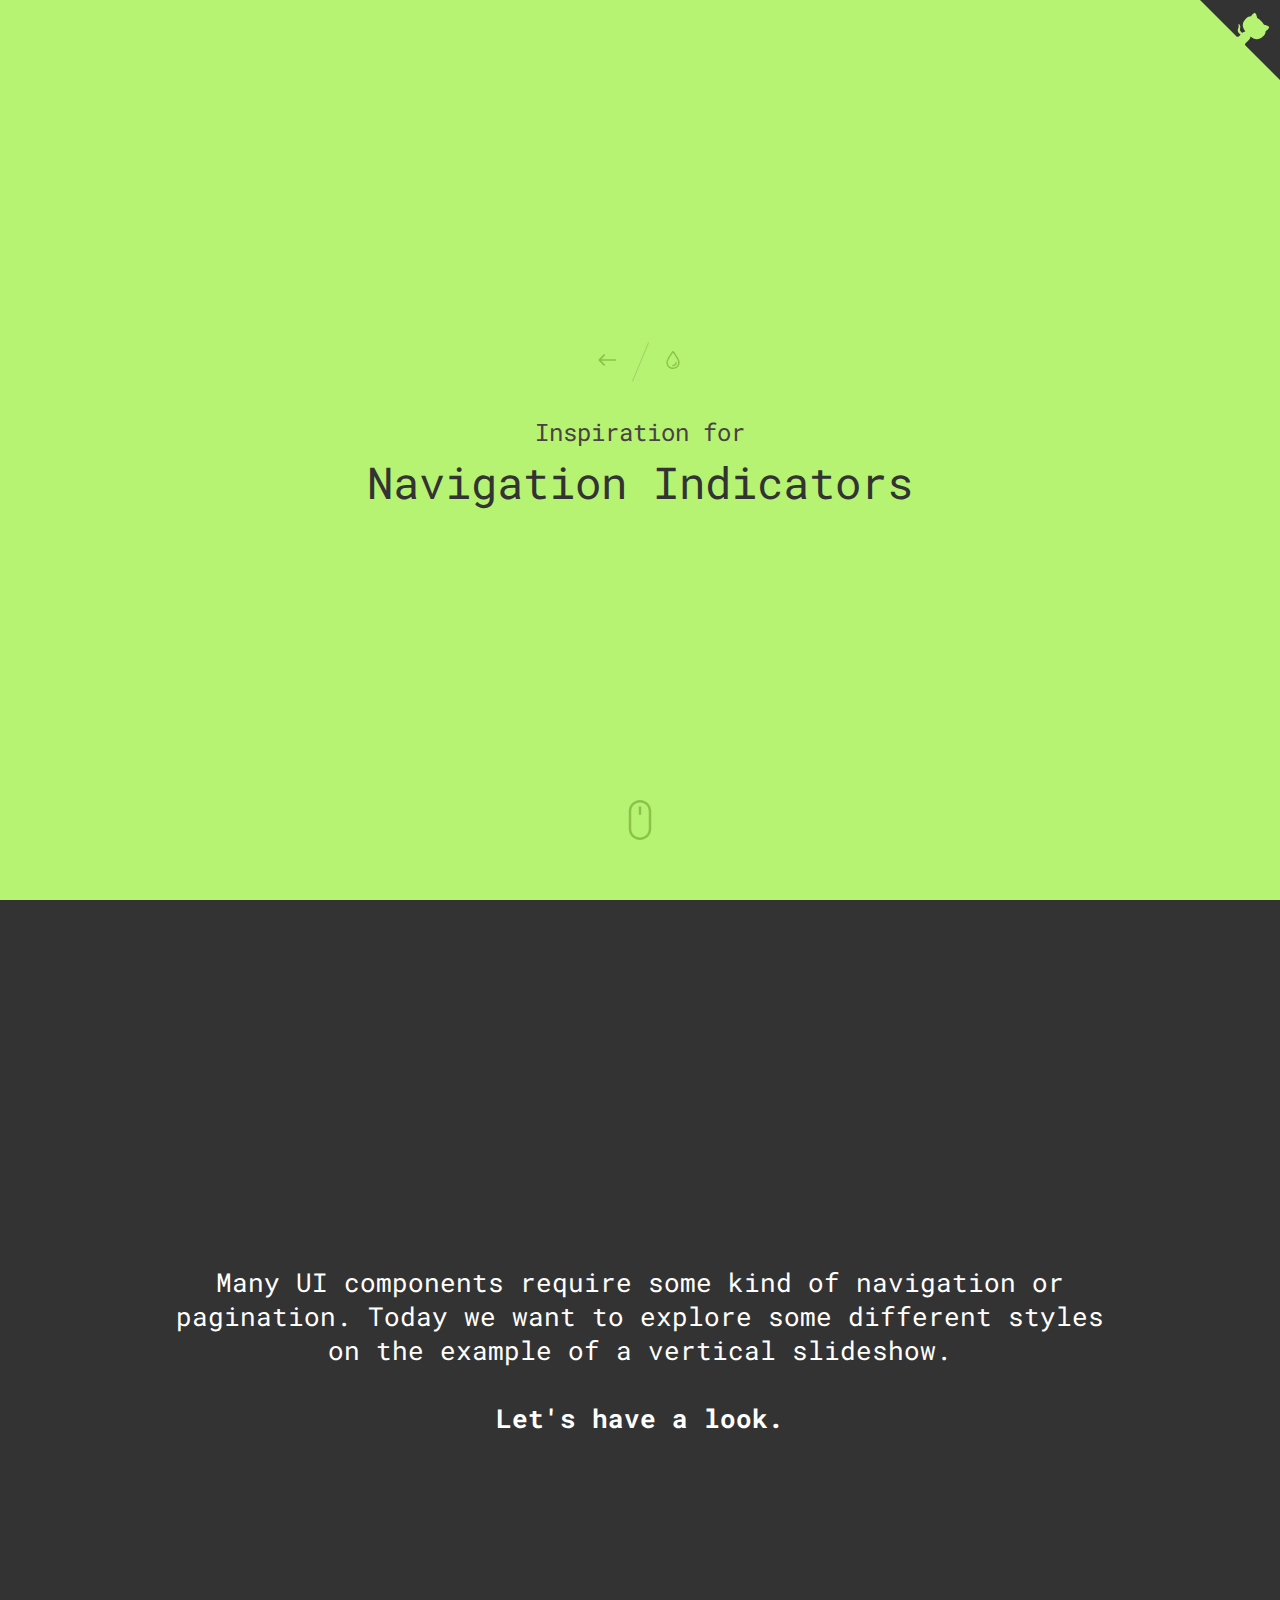
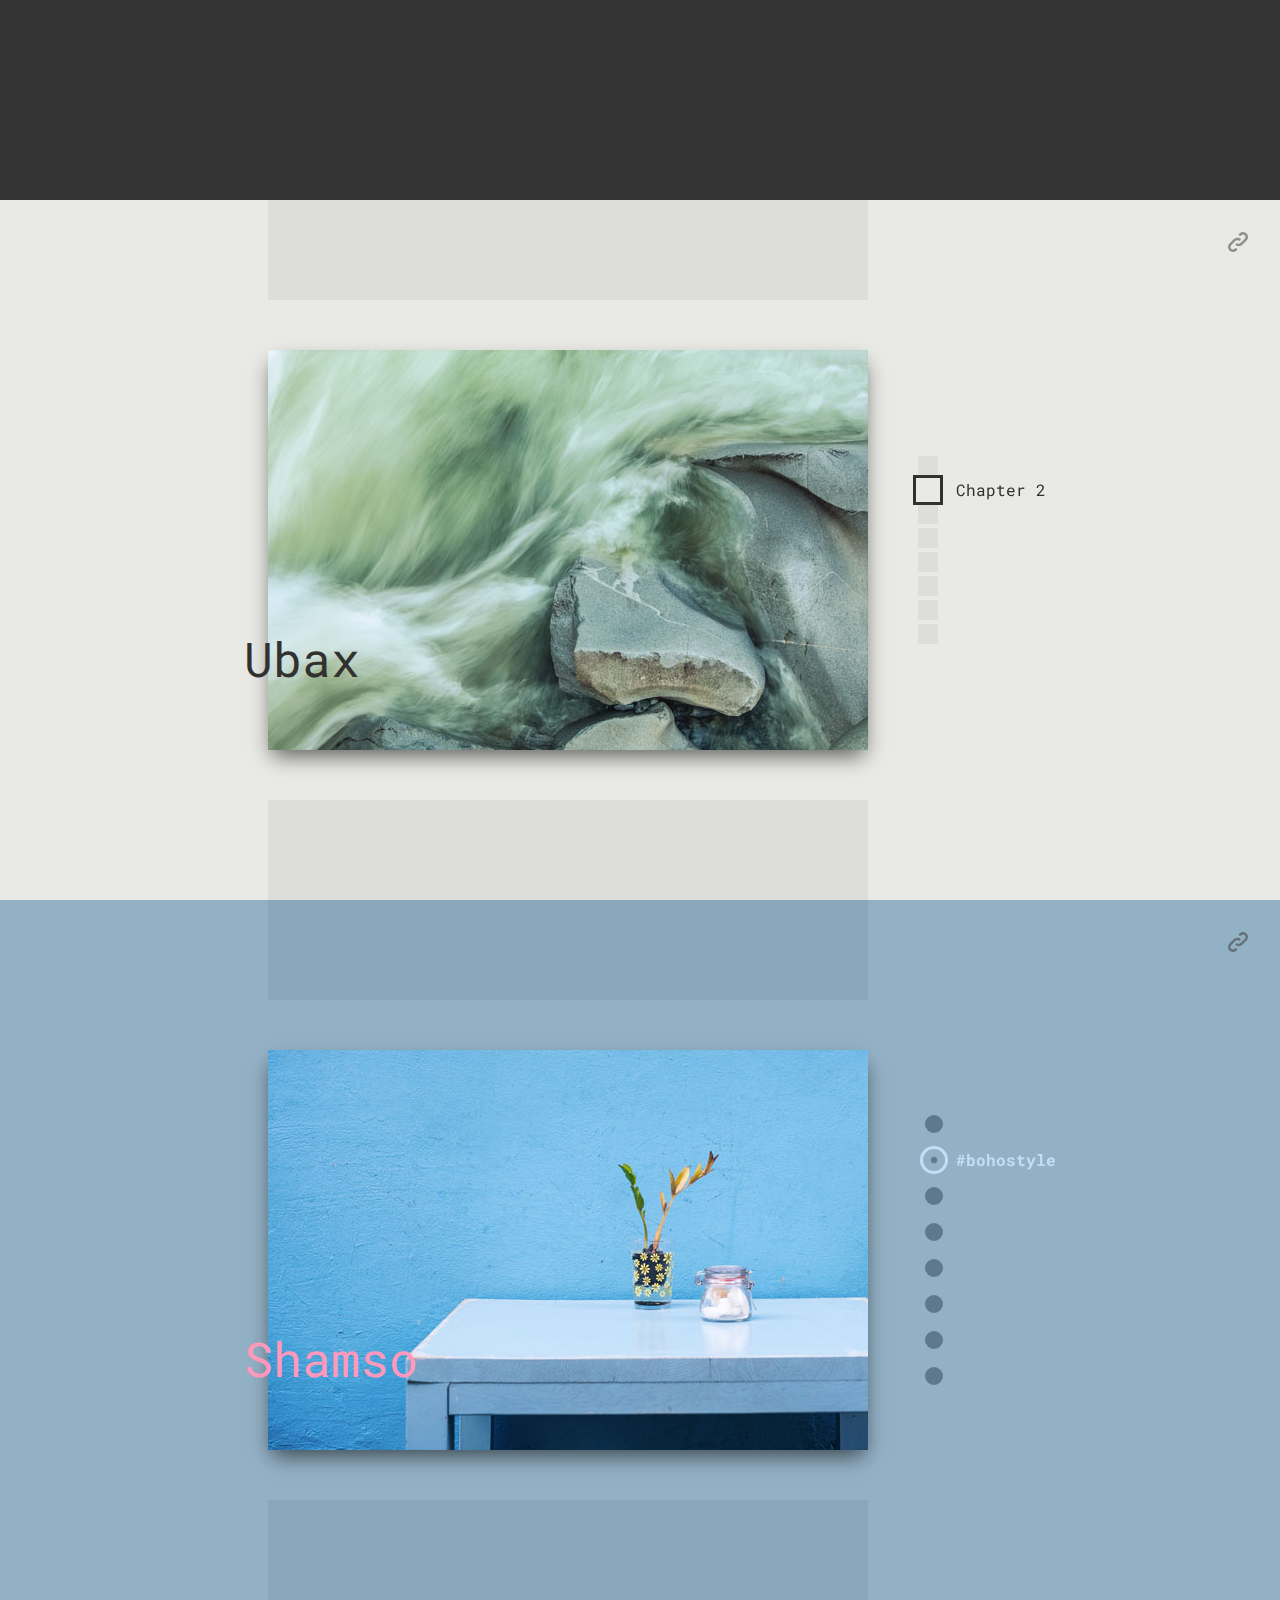
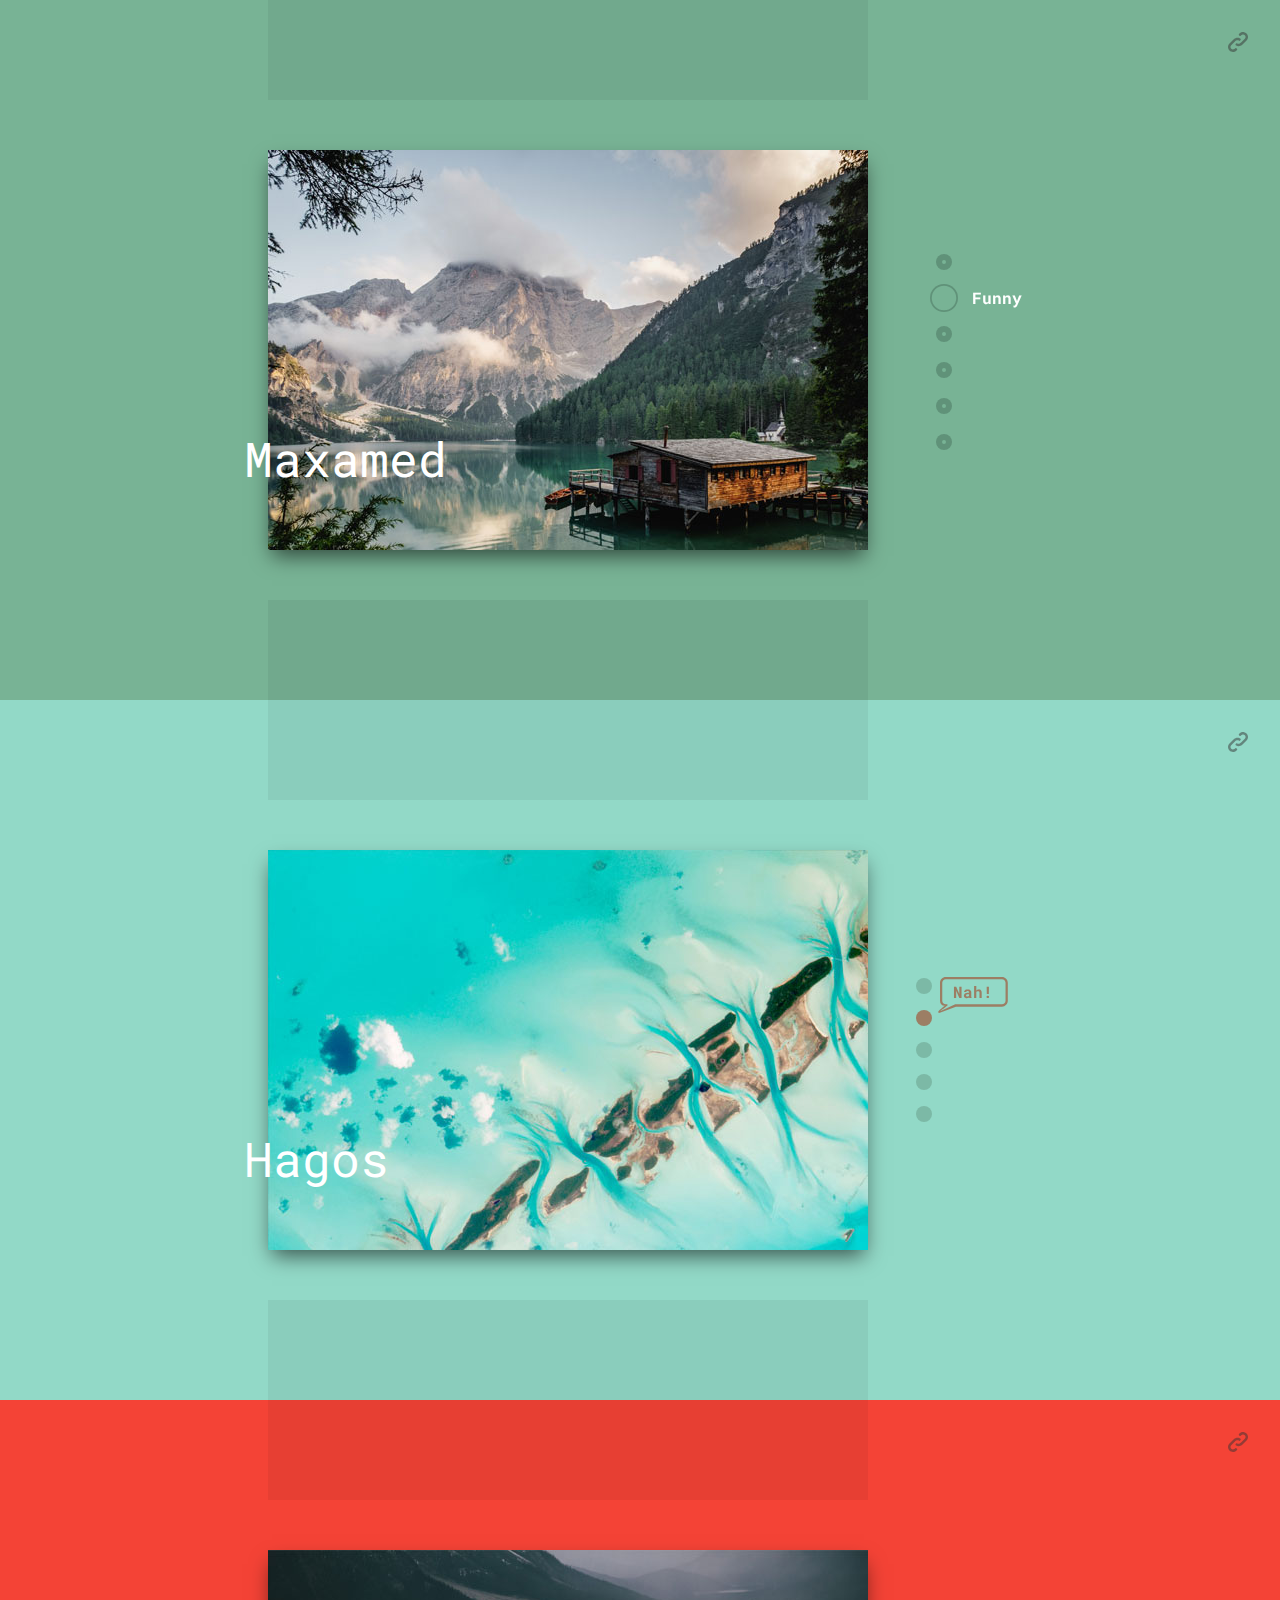
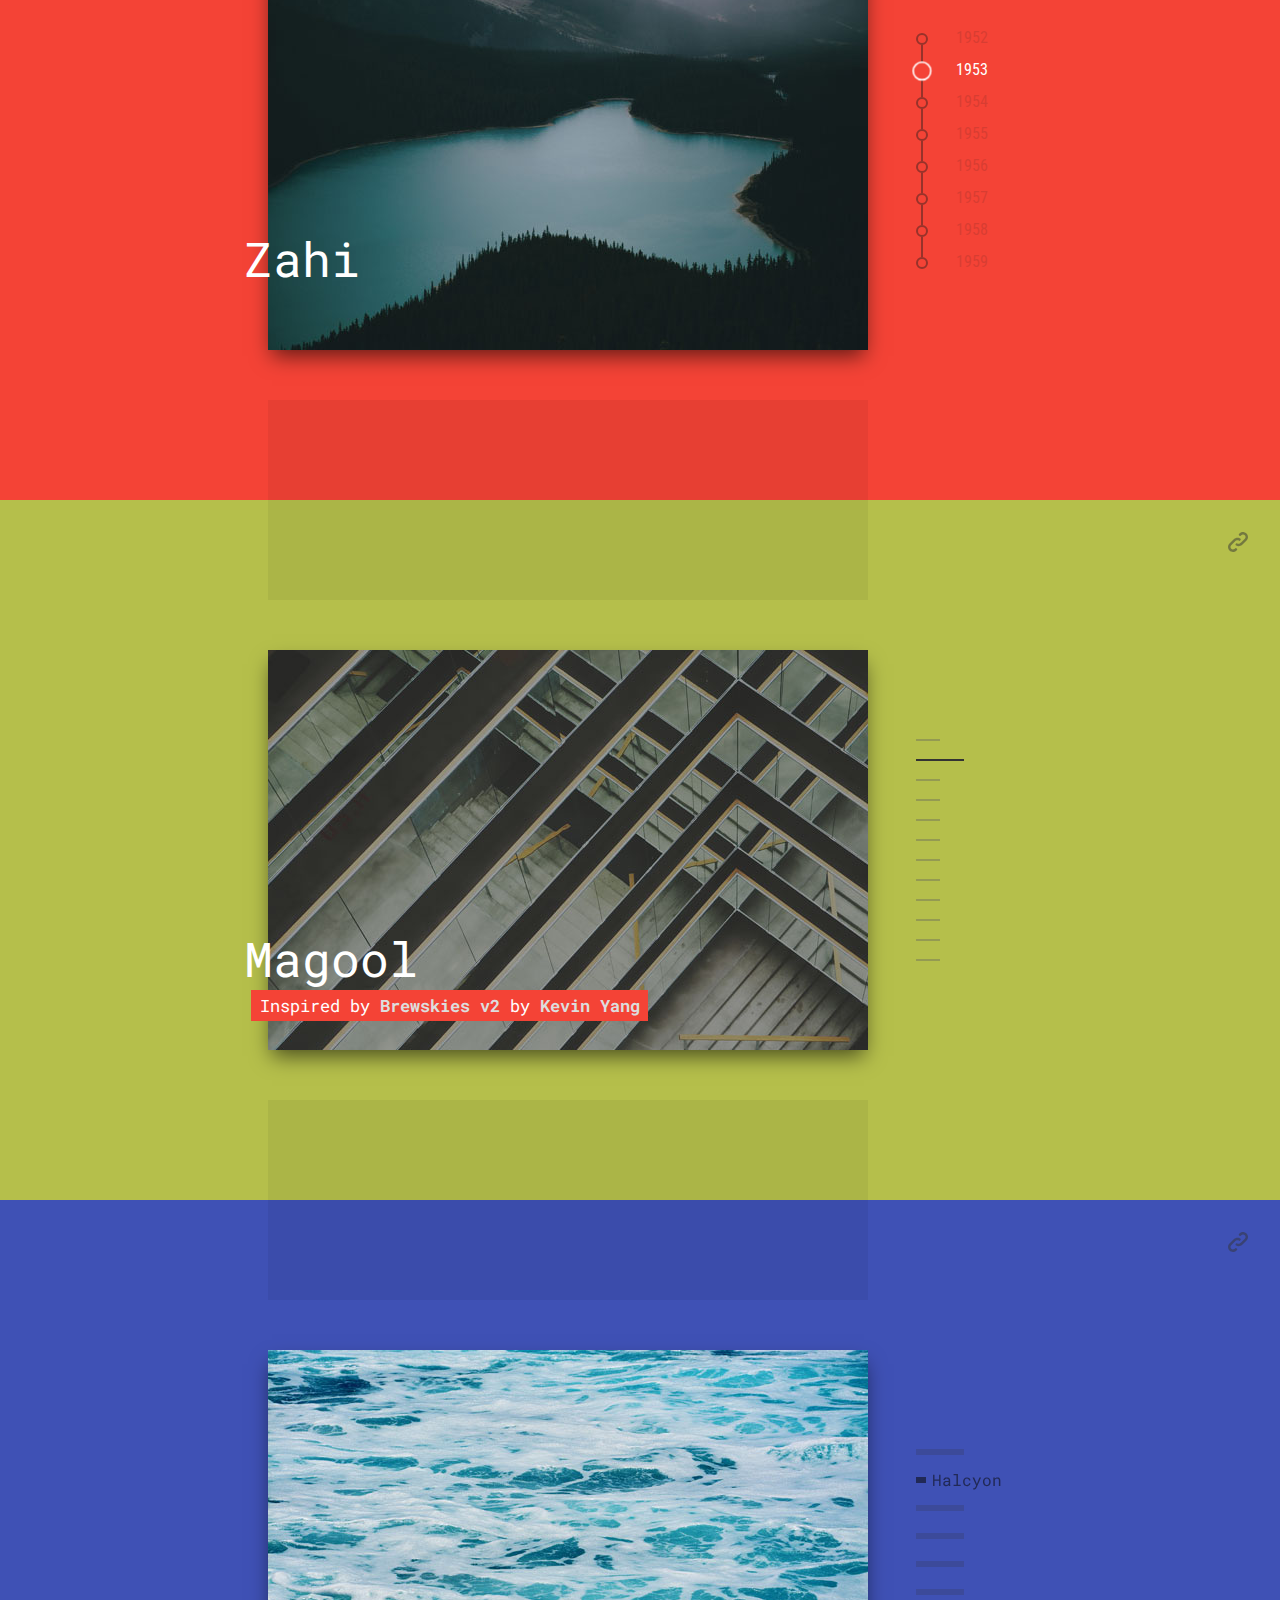
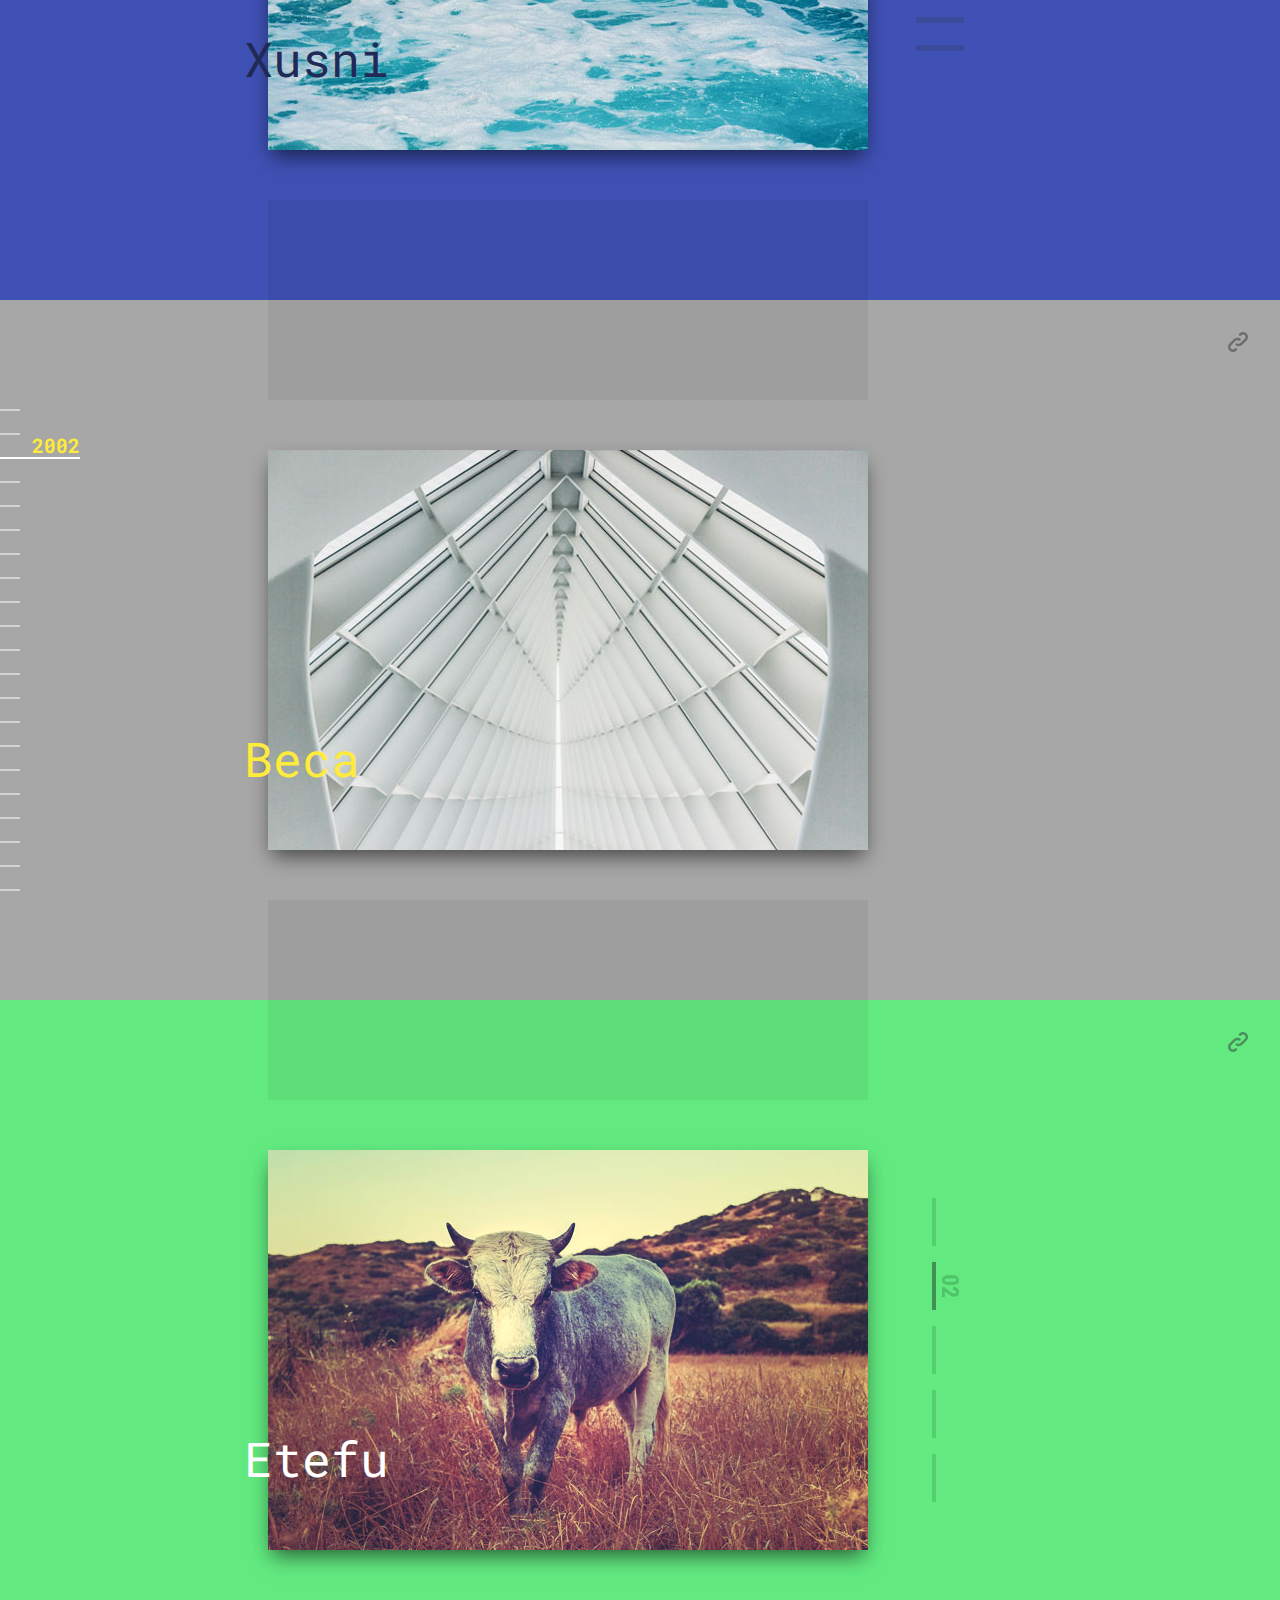
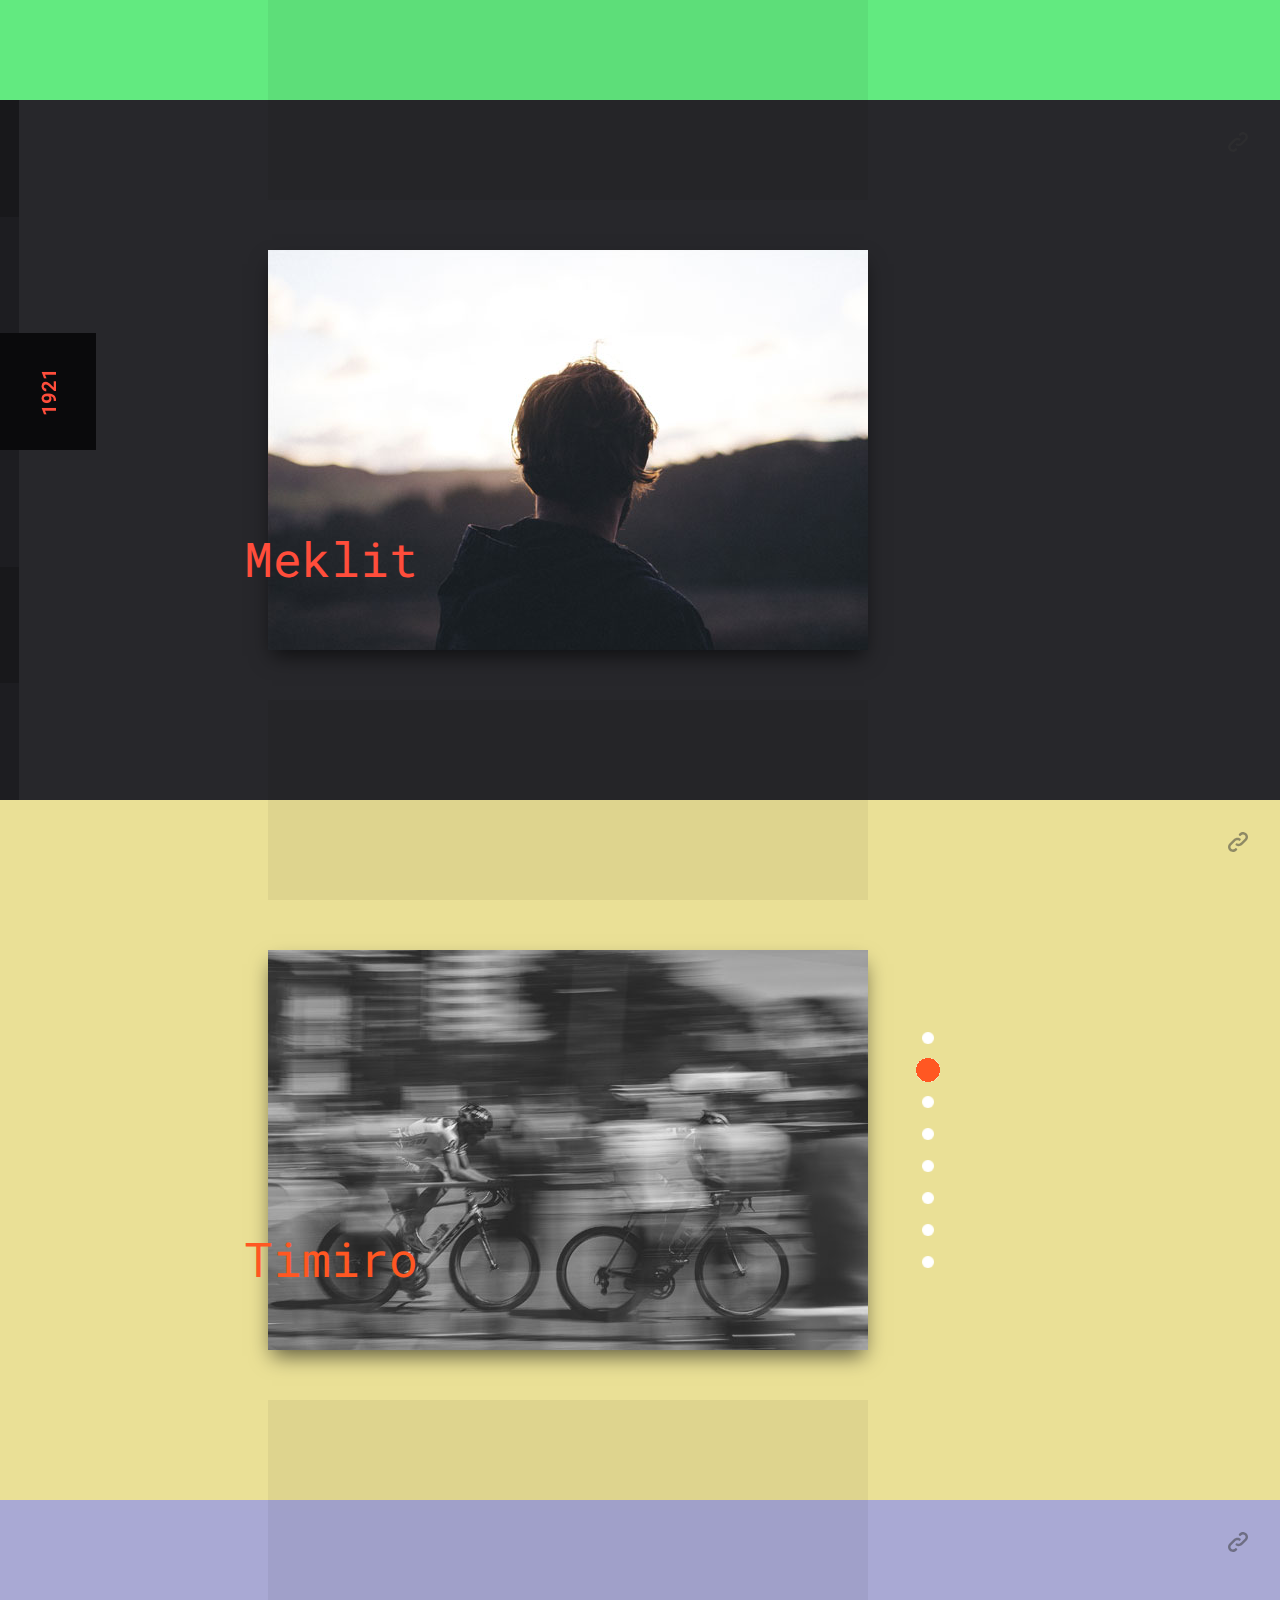
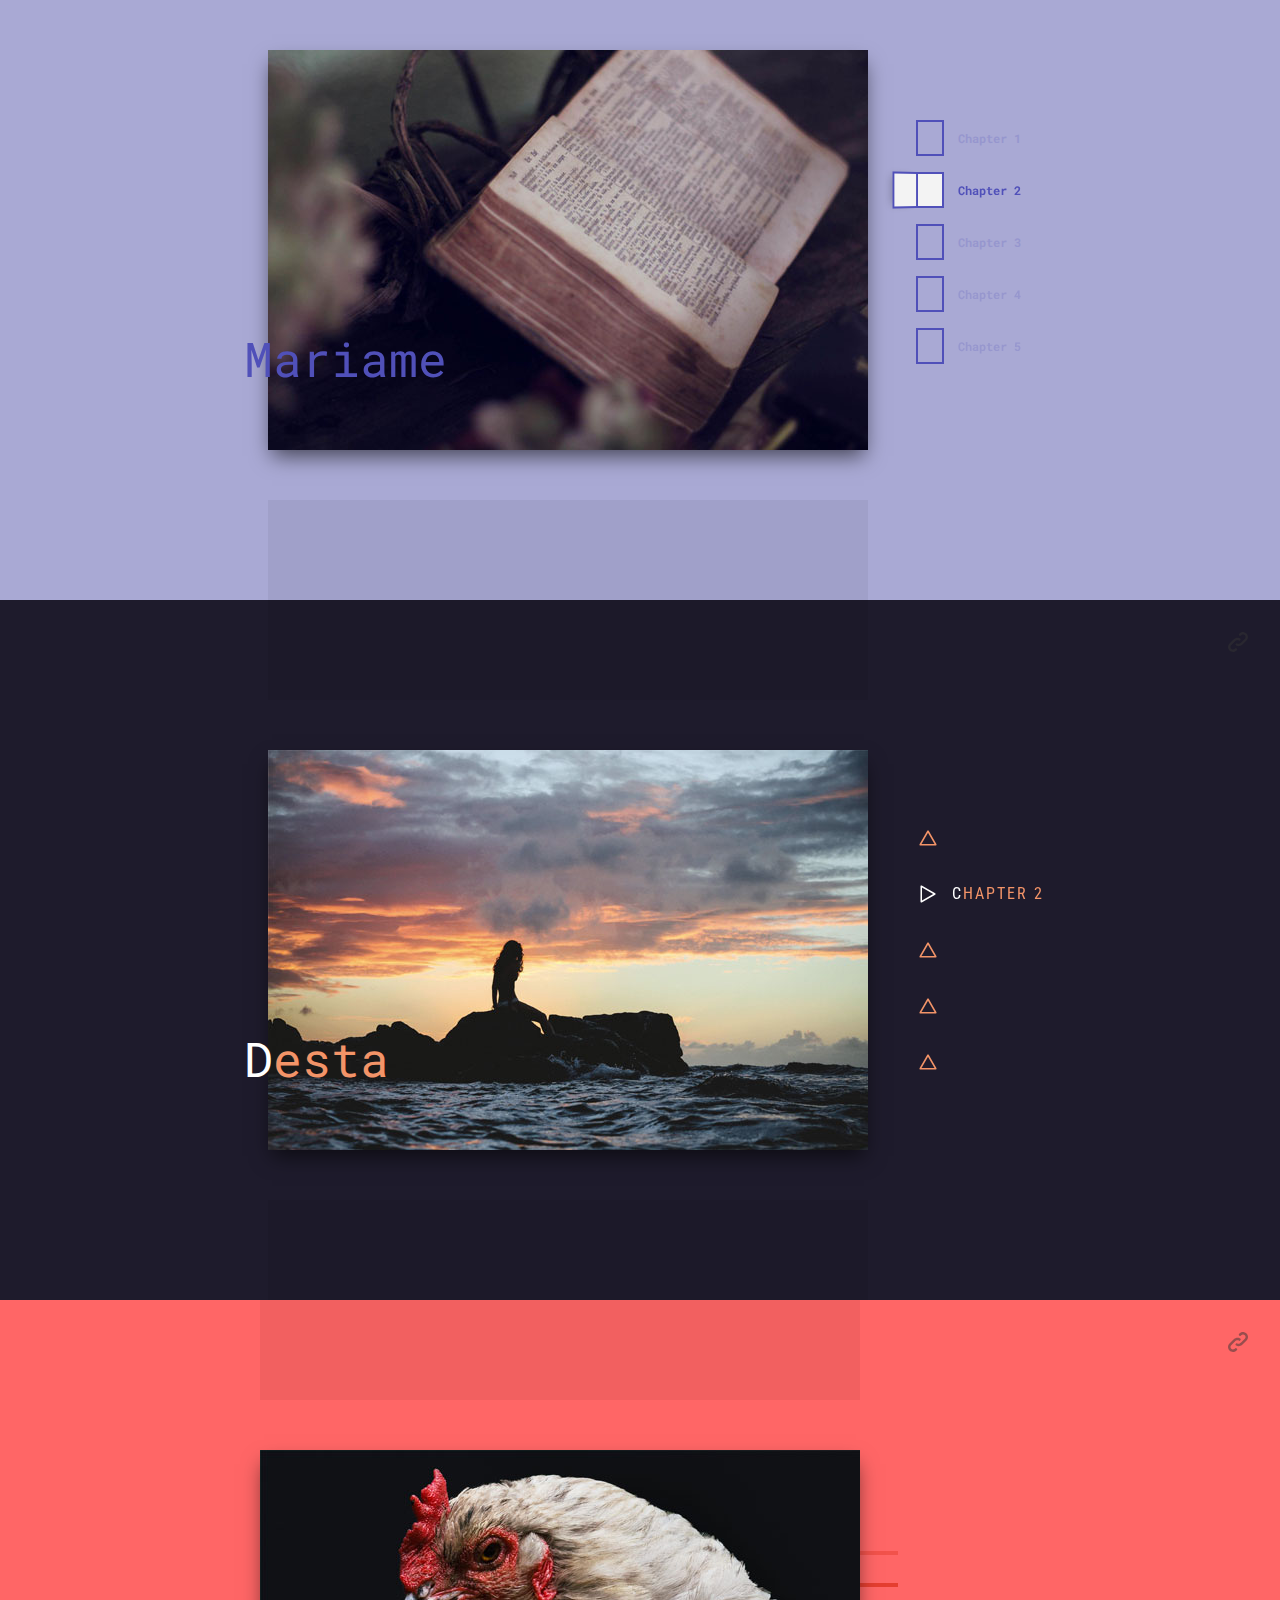
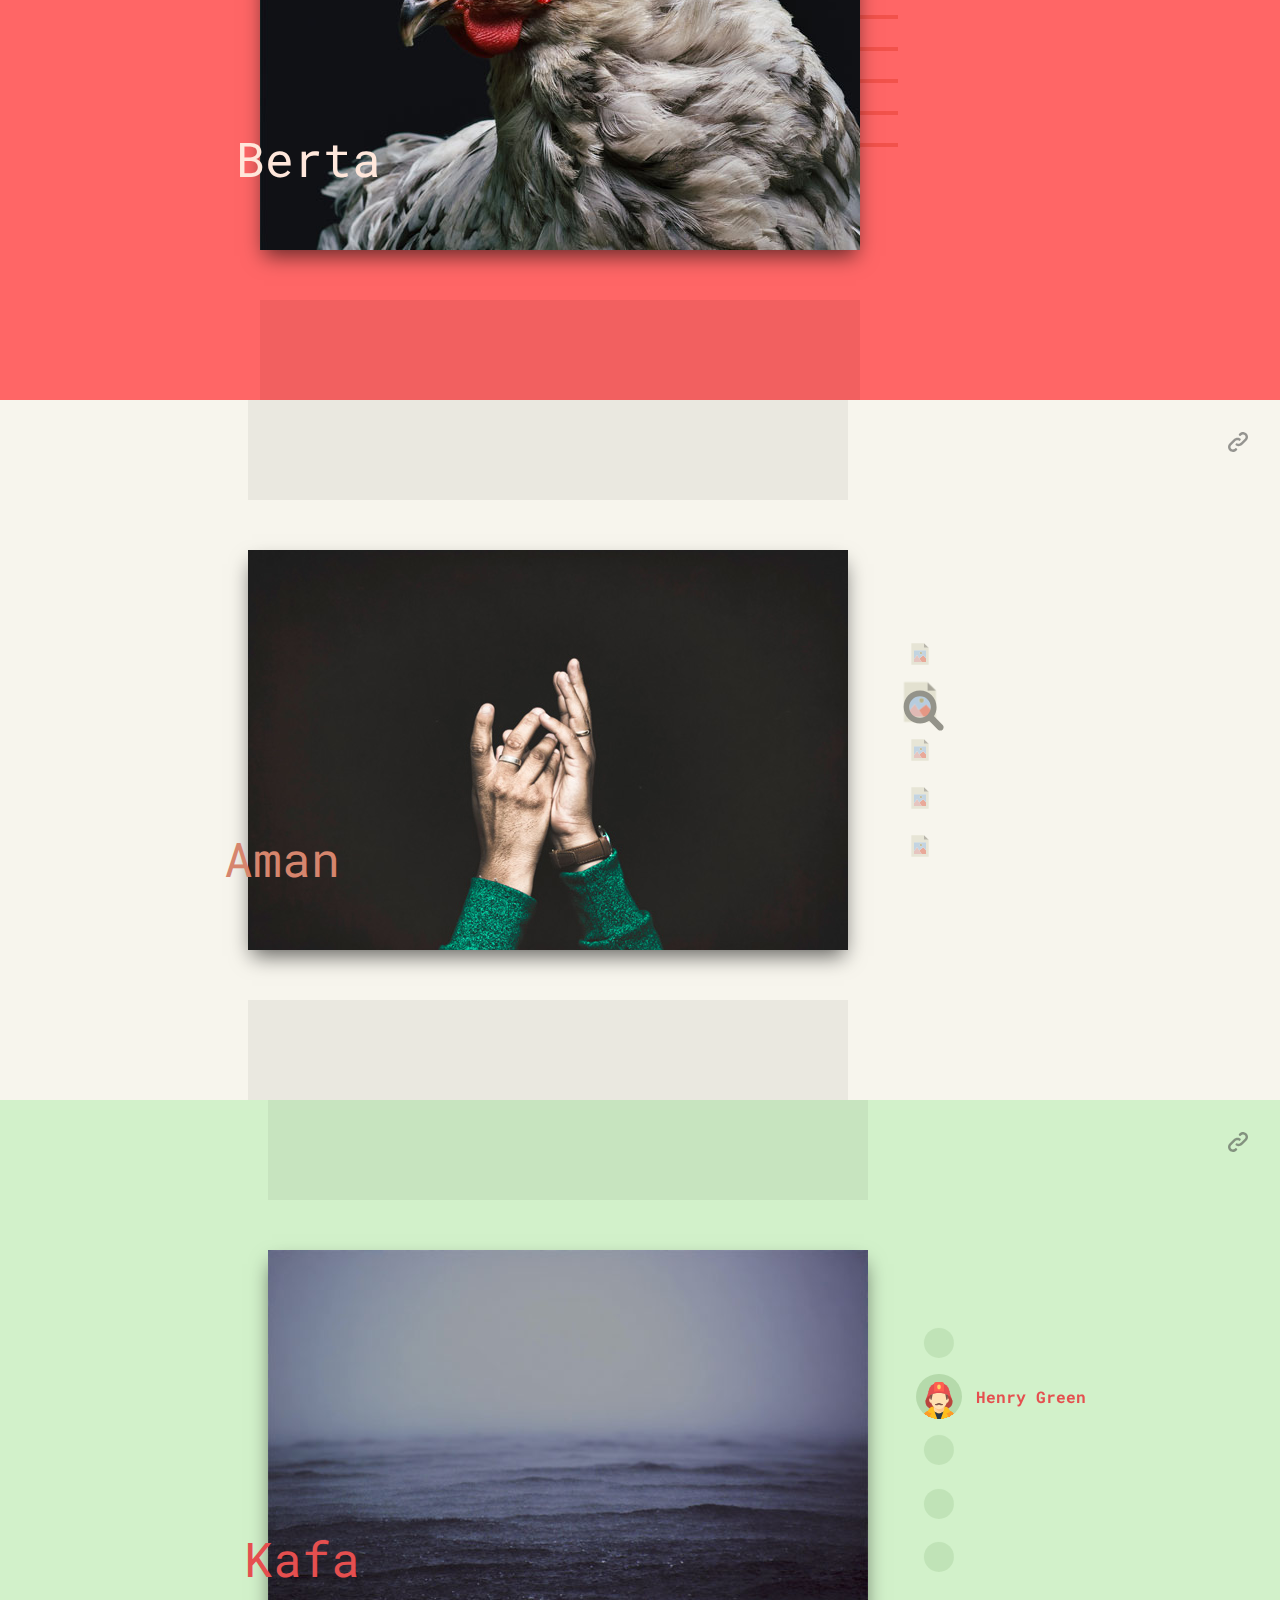
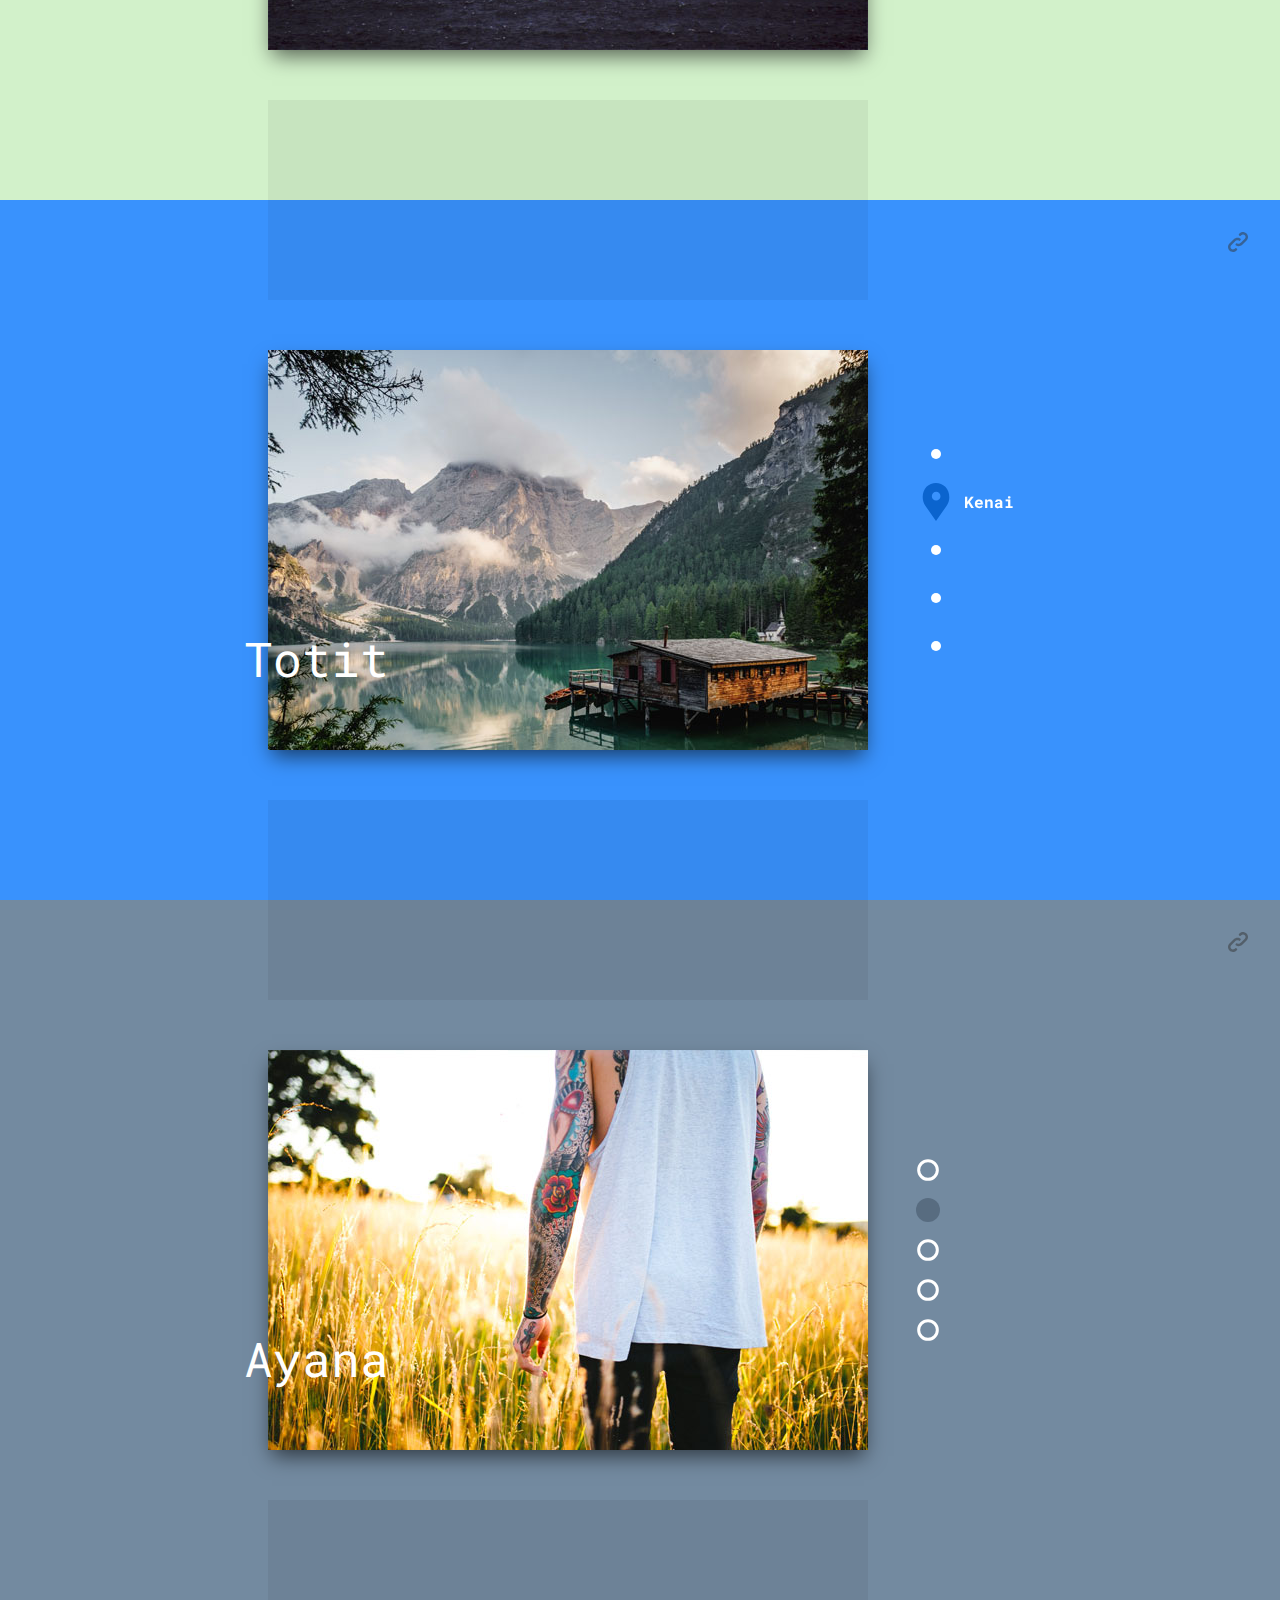
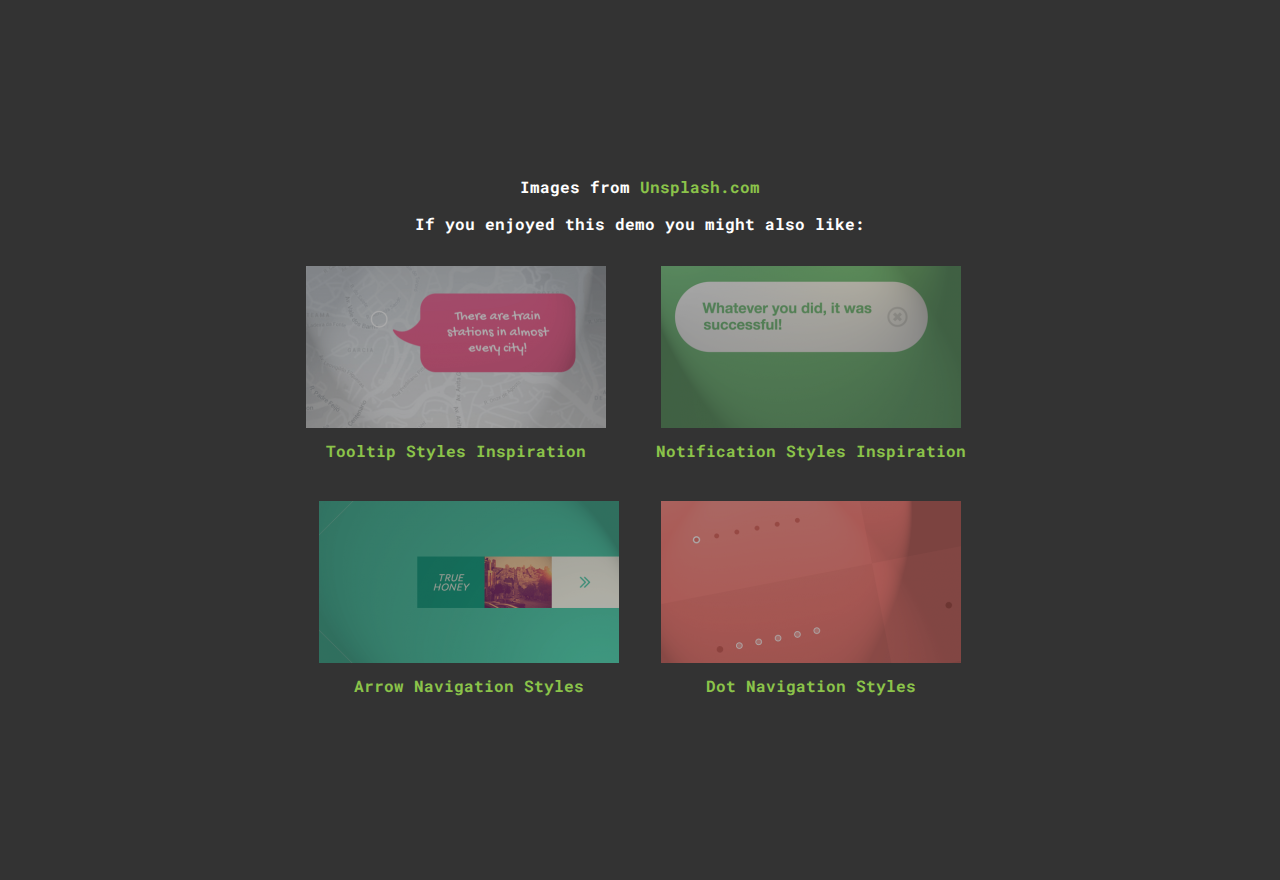
<file: NavigationIndicators/index.html>
<!DOCTYPE html>
<html lang="en" class="no-js">
	<head>
		<meta charset="UTF-8" />
		<meta http-equiv="X-UA-Compatible" content="IE=edge">
		<meta name="viewport" content="width=device-width, initial-scale=1">
		<title>Navigation Indicators | Codrops</title>
		<meta name="description" content="Some inspiration for navigation indicators of slideshows, pages, etc." />
		<meta name="keywords" content="web design, inspiration, navigation, dots, lines, slideshow, css" />
		<meta name="author" content="Codrops" />
		<link rel="shortcut icon" href="favicon.ico">
		<link href="https://fonts.googleapis.com/css?family=Roboto+Mono:400,700|Roboto+Condensed" rel="stylesheet">
		<link rel="stylesheet" type="text/css" href="css/normalize.css" />
		<link rel="stylesheet" type="text/css" href="css/demo.css" />
		<link rel="stylesheet" type="text/css" href="css/component.css" />
		<!--[if IE]>
  		<script src="http://html5shiv.googlecode.com/svn/trunk/html5.js"></script>
		<![endif]--><script>document.documentElement.className = 'js';</script>
	</head>
	<body>
		<svg class="hidden">
			<defs>
				<symbol id="icon-arrow" viewBox="0 0 24 24">
					<title>arrow</title>
					<polygon points="6.3,12.8 20.9,12.8 20.9,11.2 6.3,11.2 10.2,7.2 9,6 3.1,12 9,18 10.2,16.8 "/>
				</symbol>
				<symbol id="icon-drop" viewBox="0 0 24 24">
					<title>drop</title>
					<path d="M12,21c-3.6,0-6.6-3-6.6-6.6C5.4,11,10.8,4,11.4,3.2C11.6,3.1,11.8,3,12,3s0.4,0.1,0.6,0.3c0.6,0.8,6.1,7.8,6.1,11.2C18.6,18.1,15.6,21,12,21zM12,4.8c-1.8,2.4-5.2,7.4-5.2,9.6c0,2.9,2.3,5.2,5.2,5.2s5.2-2.3,5.2-5.2C17.2,12.2,13.8,7.3,12,4.8z"/><path d="M12,18.2c-0.4,0-0.7-0.3-0.7-0.7s0.3-0.7,0.7-0.7c1.3,0,2.4-1.1,2.4-2.4c0-0.4,0.3-0.7,0.7-0.7c0.4,0,0.7,0.3,0.7,0.7C15.8,16.5,14.1,18.2,12,18.2z"/>
				</symbol>
				<symbol id="icon-triangle" viewBox="0 0 24 24">
					<title>triangle</title>
					<path d="M4.5,19.8C4.5,19.8,4.5,19.8,4.5,19.8V4.2c0-0.3,0.2-0.5,0.4-0.7c0.2-0.1,0.5-0.1,0.8,0l13.5,7.8c0.2,0.1,0.4,0.4,0.4,0.7c0,0.3-0.2,0.5-0.4,0.7L5.7,20.4c-0.1,0.1-0.3,0.1-0.5,0.1C4.8,20.6,4.5,20.2,4.5,19.8z M6,5.6v12.8L17.2,12L6,5.6z"/>
				</symbol>
				<symbol id="icon-bubble" viewBox="0 0 48 24">
					<title>bubble</title>
					<path d="M0.9,23c-0.2,0.2,0,0.8,0.2,0.9C1.2,24,1.3,24,1.4,24c0.2,0,0.3-0.1,0.5-0.1l10.7-4.1h30.7c2.2,0,3.9-1.8,3.9-3.9V3.9c0-2.2-1.8-3.9-3.9-3.9H5.9C3.7,0,2,1.8,2,3.9v11.8c0,2.2,1,3.5,3.2,3.5C5.1,19.2,2.2,21.5,0.9,23zM45.7,15.8c0,1.3-1.1,2.4-2.4,2.4h-31c-0.2,0-0.3,0.1-0.5,0.1l-9.4,4.3c0,0,4.1-2.9,4.7-3.7c0.1-0.2-0.1-0.4-0.2-0.5c-0.1-0.1-0.3-0.2-0.5-0.2H5.9c-1.3,0-2.4-1.1-2.4-2.4V3.9c0-1.3,1.1-2.4,2.4-2.4h37.4c1.3,0,2.4,1.1,2.4,2.4V15.8L45.7,15.8z"/>
				</symbol>
				<!-- Icon by Gregor Cresnar: http://www.flaticon.com/free-icon/magnifying-glass_126474#term=magnifier&page=1&position=1 -->
				<symbol id="icon-magnifier" viewBox="0 0 24 24">
					<title>magnifier</title>
					<path d="M22.6,20l-4.8-4.8c0,0-0.1,0-0.1-0.1c1-1.4,1.5-3.2,1.5-5c0-5.1-4.1-9.2-9.2-9.2S0.9,5,0.9,10c0,5.1,4.1,9.2,9.2,9.2c1.9,0,3.6-0.6,5-1.5c0,0,0,0.1,0.1,0.1l4.8,4.8c0.7,0.7,1.9,0.7,2.6,0C23.3,21.9,23.3,20.7,22.6,20z M10,16c-3.3,0-6-2.7-6-6c0-3.3,2.7-6,6-6c3.3,0,6,2.7,6,6S13.3,16,10,16z" />
				</symbol>
				<!-- Icon by Madebyoliver: http://www.flaticon.com/free-icon/placeholder_149060#term=location&page=1&position=1 -->
				<symbol id="icon-pin" viewBox="0 0 24 24">
					<title>pin</title>
					<path d="M17.6,2.9L17.6,2.9c-3.1-3.1-8.2-3.1-11.3,0l0,0C3.6,5.7,3.2,11,5.6,14.2l6.4,9.2l6.4-9.2C20.8,11,20.4,5.7,17.6,2.9z M12.1,11.1c-1.5,0-2.6-1.2-2.6-2.6s1.2-2.6,2.6-2.6s2.6,1.2,2.6,2.6S13.5,11.1,12.1,11.1z" />
				</symbol>
				<symbol id="icon-circle" viewBox="0 0 16 16">
					<circle cx="8" cy="8" r="6.215"></circle>
				</symbol>
			</defs>
		</svg>
		<main>
			<header class="section codrops-header">
				<div class="codrops-links">
					<a class="codrops-icon codrops-icon--prev" href="http://tympanus.net/Development/MultiLayoutSlideshow/" title="Previous Demo"><svg class="icon icon--arrow"><use xlink:href="#icon-arrow"></use></svg></a>
					<a class="codrops-icon codrops-icon--drop" href="http://tympanus.net/codrops/?p=27887" title="Back to the article"><svg class="icon icon--drop"><use xlink:href="#icon-drop"></use></svg></a>
				</div>
				<span class="codrops-header__pretitle">Inspiration for</span>
				<h1 class="codrops-header__title">Navigation Indicators</h1>
				<!-- GitHub corner by Tim Holman -->
				<a href="https://github.com/codrops/NavigationIndicators/" class="github-corner"><svg width="80" height="80" viewBox="0 0 250 250" class="github-icon"><path d="M0,0 L115,115 L130,115 L142,142 L250,250 L250,0 Z"></path><path d="M128.3,109.0 C113.8,99.7 119.0,89.6 119.0,89.6 C122.0,82.7 120.5,78.6 120.5,78.6 C119.2,72.0 123.4,76.3 123.4,76.3 C127.3,80.9 125.5,87.3 125.5,87.3 C122.9,97.6 130.6,101.9 134.4,103.2" fill="currentColor" style="transform-origin: 130px 106px;" class="octo-arm"></path><path d="M115.0,115.0 C114.9,115.1 118.7,116.5 119.8,115.4 L133.7,101.6 C136.9,99.2 139.9,98.4 142.2,98.6 C133.8,88.0 127.5,74.4 143.8,58.0 C148.5,53.4 154.0,51.2 159.7,51.0 C160.3,49.4 163.2,43.6 171.4,40.1 C171.4,40.1 176.1,42.5 178.8,56.2 C183.1,58.6 187.2,61.8 190.9,65.4 C194.5,69.0 197.7,73.2 200.1,77.6 C213.8,80.2 216.3,84.9 216.3,84.9 C212.7,93.1 206.9,96.0 205.4,96.6 C205.1,102.4 203.0,107.8 198.3,112.5 C181.9,128.9 168.3,122.5 157.7,114.1 C157.9,116.9 156.7,120.9 152.7,124.9 L141.0,136.5 C139.8,137.7 141.6,141.9 141.8,141.8 Z" fill="currentColor" class="octo-body"></path></svg></a>
			</header>
			<section class="section section--intro">
				<p>Many UI components require some kind of navigation or pagination. Today we want to explore some different styles on the example of a vertical slideshow.
                <br>
                <br><strong>Let's have a look.</strong></p>
			</section>
			<section class="section section--nav" id="Ubax">
				<span class="link-copy"></span>
				<nav class="nav nav--ubax">
					<button class="nav__item" aria-label="Item 1"><span class="nav__item-title">Chapter 1</span></button>
					<button class="nav__item nav__item--current" aria-label="Item 2"><span class="nav__item-title">Chapter 2</span></button>
					<button class="nav__item" aria-label="Item 3"><span class="nav__item-title">Chapter 3</span></button>
					<button class="nav__item" aria-label="Item 4"><span class="nav__item-title">Chapter 4</span></button>
					<button class="nav__item" aria-label="Item 5"><span class="nav__item-title">Chapter 5</span></button>
					<button class="nav__item" aria-label="Item 6"><span class="nav__item-title">Chapter 6</span></button>
					<button class="nav__item" aria-label="Item 7"><span class="nav__item-title">Chapter 7</span></button>
					<button class="nav__item" aria-label="Item 8"><span class="nav__item-title">Chapter 8</span></button>
				</nav>
				<!-- Mockup slider for decorative purpose only -->
				<div class="mockup-slider">
					<img src="img/3.jpg" alt="img03" />
					<h3 class="mockup-slider__title">Ubax</h3>
				</div>
			</section>
			<section class="section section--nav" id="Shamso">
				<span class="link-copy"></span>
				<nav class="nav nav--shamso">
					<button class="nav__item" aria-label="Item 1"><span class="nav__item-title">#vanlife</span></button>
					<button class="nav__item nav__item--current" aria-label="Item 2"><span class="nav__item-title">#bohostyle</span></button>
					<button class="nav__item" aria-label="Item 3"><span class="nav__item-title">#diy</span></button>
					<button class="nav__item" aria-label="Item 4"><span class="nav__item-title">#wine</span></button>
					<button class="nav__item" aria-label="Item 5"><span class="nav__item-title">#cabin</span></button>
					<button class="nav__item" aria-label="Item 6"><span class="nav__item-title">#cozy</span></button>
					<button class="nav__item" aria-label="Item 7"><span class="nav__item-title">#creek</span></button>
					<button class="nav__item" aria-label="Item 8"><span class="nav__item-title">#sunshine</span></button>
				</nav>
				<!-- Mockup slider for decorative purpose only -->
				<div class="mockup-slider">
					<img src="img/7.jpg" alt="img07" />
					<h3 class="mockup-slider__title">Shamso</h3>
				</div>
			</section>
			<section class="section section--nav" id="Maxamed">
				<span class="link-copy"></span>
				<nav class="nav nav--maxamed">
					<button class="nav__item" aria-label="Item 1"><span class="nav__item-title">Nature</span></button>
					<button class="nav__item nav__item--current" aria-label="Item 2"><span class="nav__item-title">Funny</span></button>
					<button class="nav__item" aria-label="Item 3"><span class="nav__item-title">Woods</span></button>
					<button class="nav__item" aria-label="Item 4"><span class="nav__item-title">Cabin</span></button>
					<button class="nav__item" aria-label="Item 5"><span class="nav__item-title">Rooms</span></button>
					<button class="nav__item" aria-label="Item 6"><span class="nav__item-title">Trees</span></button>
				</nav>
				<!-- Mockup slider for decorative purpose only -->
				<div class="mockup-slider">
					<img src="img/8.jpg" alt="img08" />
					<h3 class="mockup-slider__title">Maxamed</h3>
				</div>
			</section>
			<section class="section section--nav" id="Hagos">
				<span class="link-copy"></span>
				<nav class="nav nav--hagos">
					<button class="nav__item" aria-label="Item 1"><svg class="nav__icon"><use xlink:href="#icon-bubble"></use></svg><span class="nav__item-title">Oops!</span></button>
					<button class="nav__item nav__item--current" aria-label="Item 2"><svg class="nav__icon"><use xlink:href="#icon-bubble"></use></svg><span class="nav__item-title">Nah!</span></button>
					<button class="nav__item" aria-label="Item 3"><svg class="nav__icon"><use xlink:href="#icon-bubble"></use></svg><span class="nav__item-title">Hi :P</span></button>
					<button class="nav__item" aria-label="Item 4"><svg class="nav__icon"><use xlink:href="#icon-bubble"></use></svg><span class="nav__item-title">Cute!</span></button>
					<button class="nav__item" aria-label="Item 5"><svg class="nav__icon"><use xlink:href="#icon-bubble"></use></svg><span class="nav__item-title">Yes!</span></button>
				</nav>
				<!-- Mockup slider for decorative purpose only -->
				<div class="mockup-slider">
					<img src="img/14.jpg" alt="img14" />
					<h3 class="mockup-slider__title">Hagos</h3>
				</div>
			</section>
			<section class="section section--nav" id="Zahi">
				<span class="link-copy"></span>
				<nav class="nav nav--zahi">
					<button class="nav__item" aria-label="Item 1"><span class="nav__item-title">1952</span></button>
					<button class="nav__item nav__item--current" aria-label="Item 2"><span class="nav__item-title">1953</span></button>
					<button class="nav__item" aria-label="Item 3"><span class="nav__item-title">1954</span></button>
					<button class="nav__item" aria-label="Item 4"><span class="nav__item-title">1955</span></button>
					<button class="nav__item" aria-label="Item 5"><span class="nav__item-title">1956</span></button>
					<button class="nav__item" aria-label="Item 6"><span class="nav__item-title">1957</span></button>
					<button class="nav__item" aria-label="Item 7"><span class="nav__item-title">1958</span></button>
					<button class="nav__item" aria-label="Item 8"><span class="nav__item-title">1959</span></button>
				</nav>
				<!-- Mockup slider for decorative purpose only -->
				<div class="mockup-slider">
					<img src="img/4.jpg" alt="img04" />
					<h3 class="mockup-slider__title">Zahi</h3>
				</div>
			</section>
			<section class="section section--nav" id="Magool">
				<span class="link-copy"></span>
				<nav class="nav nav--magool">
					<button class="nav__item" aria-label="Item 1"></button>
					<button class="nav__item nav__item--current" aria-label="Item 2"></button>
					<button class="nav__item" aria-label="Item 3"></button>
					<button class="nav__item" aria-label="Item 4"></button>
					<button class="nav__item" aria-label="Item 5"></button>
					<button class="nav__item" aria-label="Item 6"></button>
					<button class="nav__item" aria-label="Item 7"></button>
					<button class="nav__item" aria-label="Item 8"></button>
					<button class="nav__item" aria-label="Item 9"></button>
					<button class="nav__item" aria-label="Item 10"></button>
					<button class="nav__item" aria-label="Item 11"></button>
					<button class="nav__item" aria-label="Item 12"></button>
				</nav>
				<!-- Mockup slider for decorative purpose only -->
				<div class="mockup-slider">
					<img src="img/5.jpg" alt="img05" />
					<h3 class="mockup-slider__title">Magool</h3>
					<p class="mockup-slider__subtitle">Inspired by <a href="https://dribbble.com/shots/2886526-Brewskies-v2">Brewskies v2</a> by <a href="https://dribbble.com/eatsleepvector">Kevin Yang</a></p>
				</div>
			</section>
			<section class="section section--nav" id="Xusni">
				<span class="link-copy"></span>
				<nav class="nav nav--xusni">
					<button class="nav__item" aria-label="Item 1"><span class="nav__item-title">Incipient</span></button>
					<button class="nav__item nav__item--current" aria-label="Item 2"><span class="nav__item-title">Halcyon</span></button>
					<button class="nav__item" aria-label="Item 3"><span class="nav__item-title">Surreptitious</span></button>
					<button class="nav__item" aria-label="Item 4"><span class="nav__item-title">Evanescent</span></button>
					<button class="nav__item" aria-label="Item 5"><span class="nav__item-title">Vestigial</span></button>
					<button class="nav__item" aria-label="Item 6"><span class="nav__item-title">Scintilla</span></button>
					<button class="nav__item" aria-label="Item 7"><span class="nav__item-title">Nemesis</span></button>
					<button class="nav__item" aria-label="Item 8"><span class="nav__item-title">Mondegreen</span></button>
				</nav>
				<!-- Mockup slider for decorative purpose only -->
				<div class="mockup-slider">
					<img src="img/1.jpg" alt="img01" />
					<h3 class="mockup-slider__title">Xusni</h3>
				</div>
			</section>
			<section class="section section--nav" id="Beca">
				<span class="link-copy"></span>
				<nav class="nav nav--beca">
					<button class="nav__item" aria-label="Item 0"><span class="nav__item-title"><span>2000</span></span></button>
					<button class="nav__item" aria-label="Item 1"></span><span class="nav__item-title"><span>2001</span></span></button>
					<button class="nav__item nav__item--current" aria-label="Item 2"><span class="nav__item-title"><span>2002</span></button>
					<button class="nav__item" aria-label="Item 3"><span class="nav__item-title"><span>2003</span></span></button>
					<button class="nav__item" aria-label="Item 4"><span class="nav__item-title"><span>2004</span></span></button>
					<button class="nav__item" aria-label="Item 5"><span class="nav__item-title"><span>2005</span></span></button>
					<button class="nav__item" aria-label="Item 6"><span class="nav__item-title"><span>2006</span></span></button>
					<button class="nav__item" aria-label="Item 7"><span class="nav__item-title"><span>2007</span></span></button>
					<button class="nav__item" aria-label="Item 8"><span class="nav__item-title"><span>2008</span></span></button>
					<button class="nav__item" aria-label="Item 9"><span class="nav__item-title"><span>2009</span></span></button>
					<button class="nav__item" aria-label="Item 10"><span class="nav__item-title"><span>2010</span></span></button>
					<button class="nav__item" aria-label="Item 11"><span class="nav__item-title"><span>2011</span></span></button>
					<button class="nav__item" aria-label="Item 12"><span class="nav__item-title"><span>2012</span></span></button>
					<button class="nav__item" aria-label="Item 13"><span class="nav__item-title"><span>2013</span></span></button>
					<button class="nav__item" aria-label="Item 14"><span class="nav__item-title"><span>2014</span></span></button>
					<button class="nav__item" aria-label="Item 15"><span class="nav__item-title"><span>2015</span></span></button>
					<button class="nav__item" aria-label="Item 16"><span class="nav__item-title"><span>2016</span></span></button>
					<button class="nav__item" aria-label="Item 17"><span class="nav__item-title"><span>2017</span></span></button>
					<button class="nav__item" aria-label="Item 18"><span class="nav__item-title"><span>2018</span></button>
					<button class="nav__item" aria-label="Item 19"><span class="nav__item-title"><span>2019</span></button>
					<button class="nav__item" aria-label="Item 20"><span class="nav__item-title"><span>2020</span></button>
				</nav>
				<!-- Mockup slider for decorative purpose only -->
				<div class="mockup-slider">
					<img src="img/9.jpg" alt="img09" />
					<h3 class="mockup-slider__title">Beca</h3>
				</div>
			</section>
			<section class="section section--nav" id="Etefu">
				<span class="link-copy"></span>
				<nav class="nav nav--etefu">
					<button class="nav__item" aria-label="Item 1"><span class="nav__item-inner"></span><span class="nav__item-title">01</span></button>
					<button class="nav__item nav__item--current" aria-label="Item 2"><span class="nav__item-inner"></span><span class="nav__item-title">02</span></button>
					<button class="nav__item" aria-label="Item 3"><span class="nav__item-inner"></span><span class="nav__item-title">03</span></button>
					<button class="nav__item" aria-label="Item 4"><span class="nav__item-inner"></span><span class="nav__item-title">04</span></button>
					<button class="nav__item" aria-label="Item 5"><span class="nav__item-inner"></span><span class="nav__item-title">05</span></button>
				</nav>
				<!-- Mockup slider for decorative purpose only -->
				<div class="mockup-slider">
					<img src="img/10.jpg" alt="img10" />
					<h3 class="mockup-slider__title">Etefu</h3>
				</div>
			</section>
			<section class="section section--nav" id="Meklit">
				<span class="link-copy"></span>
				<nav class="nav nav--meklit">
					<button class="nav__item" aria-label="Item 0"><span class="nav__item-title"><span>1876</span></span></button>
					<button class="nav__item" aria-label="Item 1"></span><span class="nav__item-title"><span>1890</span></span></button>
					<button class="nav__item nav__item--current" aria-label="Item 2"><span class="nav__item-title"><span>1921</span></button>
					<button class="nav__item" aria-label="Item 3"><span class="nav__item-title"><span>1923</span></span></button>
					<button class="nav__item" aria-label="Item 4"><span class="nav__item-title"><span>1936</span></span></button>
					<button class="nav__item" aria-label="Item 5"><span class="nav__item-title"><span>1937</span></span></button>
				</nav>
				<!-- Mockup slider for decorative purpose only -->
				<div class="mockup-slider">
					<img src="img/11.jpg" alt="img11" />
					<h3 class="mockup-slider__title">Meklit</h3>
				</div>
			</section>
			<section class="section section--nav" id="Timiro">
				<span class="link-copy"></span>
				<nav class="nav nav--timiro">
					<button class="nav__item" aria-label="Item 1"></button>
					<button class="nav__item nav__item--current" aria-label="Item 2"></button>
					<button class="nav__item" aria-label="Item 3"></button>
					<button class="nav__item" aria-label="Item 4"></button>
					<button class="nav__item" aria-label="Item 5"></button>
					<button class="nav__item" aria-label="Item 6"></button>
					<button class="nav__item" aria-label="Item 7"></button>
					<button class="nav__item" aria-label="Item 8"></button>
				</nav>
				<!-- Mockup slider for decorative purpose only -->
				<div class="mockup-slider">
					<img src="img/6.jpg" alt="img06" />
					<h3 class="mockup-slider__title">Timiro</h3>
				</div>
			</section>
			<section class="section section--nav" id="Mariame">
				<span class="link-copy"></span>
				<nav class="nav nav--mariame">
					<button class="nav__item" aria-label="Item 1"><span class="nav__item-title">Chapter 1</span></button>
					<button class="nav__item nav__item--current" aria-label="Item 2"><span class="nav__item-title">Chapter 2</span></button>
					<button class="nav__item" aria-label="Item 3"><span class="nav__item-title">Chapter 3</span></button>
					<button class="nav__item" aria-label="Item 4"><span class="nav__item-title">Chapter 4</span></button>
					<button class="nav__item" aria-label="Item 5"><span class="nav__item-title">Chapter 5</span></button>
				</nav>
				<!-- Mockup slider for decorative purpose only -->
				<div class="mockup-slider">
					<img src="img/12.jpg" alt="img12" />
					<h3 class="mockup-slider__title">Mariame</h3>
				</div>
			</section>
			<section class="section section--nav" id="Desta">
				<span class="link-copy"></span>
				<nav class="nav nav--desta">
					<button class="nav__item" aria-label="Item 1"><svg class="nav__icon"><use xlink:href="#icon-triangle"></use></svg><span class="nav__item-title">Chapter 1</span></button>
					<button class="nav__item nav__item--current" aria-label="Item 2"><svg class="nav__icon"><use xlink:href="#icon-triangle"></use></svg><span class="nav__item-title">Chapter 2</span></button>
					<button class="nav__item" aria-label="Item 3"><svg class="nav__icon"><use xlink:href="#icon-triangle"></use></svg><span class="nav__item-title">Chapter 3</span></button>
					<button class="nav__item" aria-label="Item 4"><svg class="nav__icon"><use xlink:href="#icon-triangle"></use></svg><span class="nav__item-title">Chapter 4</span></button>
					<button class="nav__item" aria-label="Item 5"><svg class="nav__icon"><use xlink:href="#icon-triangle"></use></svg><span class="nav__item-title">Chapter 5</span></button>
				</nav>
				<!-- Mockup slider for decorative purpose only -->
				<div class="mockup-slider">
					<img src="img/13.jpg" alt="img13" />
					<h3 class="mockup-slider__title">Desta</h3>
				</div>
			</section>
			<section class="section section--nav" id="Berta">
				<span class="link-copy"></span>
				<nav class="nav nav--berta">
					<button class="nav__item" aria-label="Item 1"><span class="nav__item-title">Captive #3065</span></button>
					<button class="nav__item nav__item--current" aria-label="Item 2"><span class="nav__item-inner"></span><span class="nav__item-title">Captive #3066</span></button>
					<button class="nav__item" aria-label="Item 3"><span class="nav__item-title">Captive #3067</span></button>
					<button class="nav__item" aria-label="Item 4"><span class="nav__item-title">Captive #3068</span></button>
					<button class="nav__item" aria-label="Item 5"><span class="nav__item-title">Captive #3069</span></button>
					<button class="nav__item" aria-label="Item 6"><span class="nav__item-title">Captive #3070</span></button>
					<button class="nav__item" aria-label="Item 7"><span class="nav__item-title">Captive #3071</span></button>
				</nav>
				<!-- Mockup slider for decorative purpose only -->
				<div class="mockup-slider">
					<img src="img/15.jpg" alt="img15" />
					<h3 class="mockup-slider__title">Berta</h3>
				</div>
			</section>
			<section class="section section--nav" id="Aman">
				<span class="link-copy"></span>
				<nav class="nav nav--aman">
					<button class="nav__item" aria-label="Item 1"></button>
					<button class="nav__item nav__item--current" aria-label="Item 2"></button>
					<button class="nav__item" aria-label="Item 3"></button>
					<button class="nav__item" aria-label="Item 4"></button>
					<button class="nav__item" aria-label="Item 5"></button>
					<div class="nav__pointer"><svg class="nav__icon nav__icon--magnifier"><use xlink:href="#icon-magnifier"></use></svg></div>
				</nav>
				<!-- Mockup slider for decorative purpose only -->
				<div class="mockup-slider">
					<img src="img/16.jpg" alt="img16" />
					<h3 class="mockup-slider__title">Aman</h3>
				</div>
			</section>
			<section class="section section--nav" id="Kafa">
				<span class="link-copy"></span>
				<nav class="nav nav--kafa">
					<button class="nav__item" aria-label="Item 1"><span class="nav__item-inner"><img class="nav__item-img" src="img/avatar-1.svg" alt="Avatar 1" /></span><span class="nav__item-title">John Doe</span></button>
					<button class="nav__item nav__item--current" aria-label="Item 2"><span class="nav__item-inner"><img class="nav__item-img" src="img/avatar-2.svg" alt="Avatar 2" /></span><span class="nav__item-title">Henry Green</span></button>
					<button class="nav__item" aria-label="Item 3"><span class="nav__item-inner"><img class="nav__item-img" src="img/avatar-3.svg" alt="Avatar 3" /></span><span class="nav__item-title">Terry House</span></button>
					<button class="nav__item" aria-label="Item 4"><span class="nav__item-inner"><img class="nav__item-img" src="img/avatar-4.svg" alt="Avatar 4" /></span><span class="nav__item-title">Walter Freeman</span></button>
					<button class="nav__item" aria-label="Item 5"><span class="nav__item-inner"><img class="nav__item-img" src="img/avatar-5.svg" alt="Avatar 5" /></span><span class="nav__item-title">Andy Knight</span></button>
				</nav>
				<!-- Mockup slider for decorative purpose only -->
				<div class="mockup-slider">
					<img src="img/2.jpg" alt="img02" />
					<h3 class="mockup-slider__title">Kafa</h3>
				</div>
			</section>
			<section class="section section--nav" id="Totit">
				<span class="link-copy"></span>
				<nav class="nav nav--totit">
					<button class="nav__item" aria-label="Item 1"><svg class="nav__icon"><use xlink:href="#icon-pin"></use></svg><span class="nav__item-title">Skagway</span></button>
					<button class="nav__item nav__item--current" aria-label="Item 2"><svg class="nav__icon"><use xlink:href="#icon-pin"></use></svg><span class="nav__item-title">Kenai</span></button>
					<button class="nav__item" aria-label="Item 3"><svg class="nav__icon"><use xlink:href="#icon-pin"></use></svg><span class="nav__item-title">Fairbanks</span></button>
					<button class="nav__item" aria-label="Item 4"><svg class="nav__icon"><use xlink:href="#icon-pin"></use></svg><span class="nav__item-title">Ketchikan</span></button>
					<button class="nav__item" aria-label="Item 5"><svg class="nav__icon"><use xlink:href="#icon-pin"></use></svg><span class="nav__item-title">Juneau</span></button>
				</nav>
				<!-- Mockup slider for decorative purpose only -->
				<div class="mockup-slider">
					<img src="img/8.jpg" alt="img8" />
					<h3 class="mockup-slider__title">Totit</h3>
				</div>
			</section>
			<section class="section section--nav" id="Ayana">
				<span class="link-copy"></span>
				<nav class="nav nav--ayana">
					<button class="nav__item" aria-label="Item 1"><svg class="nav__icon"><use xlink:href="#icon-circle"></use></svg></button>
					<button class="nav__item nav__item--current" aria-label="Item 2"><svg class="nav__icon"><use xlink:href="#icon-circle"></use></svg></button>
					<button class="nav__item" aria-label="Item 3"><svg class="nav__icon"><use xlink:href="#icon-circle"></use></svg></button>
					<button class="nav__item" aria-label="Item 4"><svg class="nav__icon"><use xlink:href="#icon-circle"></use></svg></button>
					<button class="nav__item" aria-label="Item 5"><svg class="nav__icon"><use xlink:href="#icon-circle"></use></svg></button>
				</nav>
				<!-- Mockup slider for decorative purpose only -->
				<div class="mockup-slider">
					<img src="img/17.jpg" alt="img17" />
					<h3 class="mockup-slider__title">Ayana</h3>
				</div>
			</section>
			<!-- Related demos -->
			<section class="content content--related">
				<p><strong>Images from <a href="http://unsplash.com">Unsplash.com</a></strong></p>
				<p>If you enjoyed this demo you might also like:</p>
				<div class="content__wrap content__wrap--related">
					<a class="media-item" href="http://tympanus.net/Development/TooltipStylesInspiration/">
						<img class="media-item__img" src="img/related/TooltipStylesInspiration.png">
						<h3 class="media-item__title">Tooltip Styles Inspiration</h3>
					</a>
					<a class="media-item" href="http://tympanus.net/Development/NotificationStyles/">
						<img class="media-item__img" src="img/related/NotificationStyles.png">
						<h3 class="media-item__title">Notification Styles Inspiration</h3>
					</a>
					<a class="media-item" href="http://tympanus.net/Development/ArrowNavigationStyles/">
						<img class="media-item__img" src="img/related/ArrowNavigationEffects.png">
						<h3 class="media-item__title">Arrow Navigation Styles</h3>
					</a>
					<a class="media-item" href="http://tympanus.net/Development/DotNavigationStyles/">
						<img class="media-item__img" src="img/related/DotNavigationStyles.png">
						<h3 class="media-item__title">Dot Navigation Styles</h3>
					</a>
				</div>
			</section>
		</main>
		<script src="js/clipboard.min.js"></script>
		<script src="js/main.js"></script>
	</body>
</html>
</file>
<file: NavigationIndicators/css/demo.css>
*, *::after, *::before { -webkit-box-sizing: border-box; box-sizing: border-box; }

body {
	font-family: 'Roboto Mono', monospace;
	color: #1b3050;
	background: #f9f0d0;
	-webkit-font-smoothing: antialiased;
	-moz-osx-font-smoothing: grayscale;
}

a {
	text-decoration: none;
	color: #8bc34a;
	outline: none;
}

a:hover,
a:focus {
	color: #fff;
}

.hidden {
	position: absolute;
	overflow: hidden;
	width: 0;
	height: 0;
	pointer-events: none;
}

/* Icons */
.icon {
	display: block;
	width: 1.5em;
	height: 1.5em;
	margin: 0 auto;
	fill: currentColor;
}

/* Header */
.codrops-header {
	position: relative;
	height: 100vh;
	min-height: 600px;
	padding: 0em 1em 4em;
	text-align: center;
	color: #4a4244;
	background: #b7f372 url(../img/mouse.svg) no-repeat left 50% bottom 40px;
}

.codrops-header a:hover,
.codrops-header a:focus {
	color: #333;
}

.codrops-header__pretitle {
	display: block;
	margin: 1em 0 0.5em;
	font-size: 1.5em;
}

.codrops-header__title {
	font-size: 2.75em;
	font-weight: normal;
	line-height: 1;
	position: relative;
	z-index: 10;
	margin: 0;
	color: #333;
}

/* Top Navigation Style */
.codrops-links {
	position: relative;
	display: inline-block;
	text-align: center;
	white-space: nowrap;
}

.codrops-links::after {
	position: absolute;
	top: 15%;
	left: 50%;
	width: 1px;
	height: 70%;
	background: currentColor;
	opacity: 0.2;
	content: '';
	-webkit-transform: rotate3d(0,0,1,22.5deg);
	transform: rotate3d(0,0,1,22.5deg);
}

.codrops-icon {
	display: inline-block;
	margin: 0.5em;
	padding: 0.5em;
}

.link-copy {
	position: absolute;
	top: 2em;
	right: 2em;
	width: 20px;
	height: 20px;
	z-index: 100;
	cursor: pointer;
	background: url(../img/link.svg) no-repeat center center;
	background-size: cover;
}

.link-copy::after {
	content: 'Click to copy direct link';
	font-family: 'Roboto Condensed', sans-serif;
	text-transform: uppercase;
	letter-spacing: 3px;
	font-size: 0.75em;
	line-height: 1.75;
	font-weight: bold;
	position: absolute;
	right: 100%;
	margin: 0 1em 0 0;
	white-space: nowrap;
	pointer-events: none;
	opacity: 0;
	color: currentColor;
	-webkit-transform: translate3d(10px, 0, 0);
	transform: translate3d(10px, 0, 0);
	-webkit-transition: -webkit-transform 0.3s, opacity 0.3s;
	transition: transform 0.3s, opacity 0.3s;
}

.link-copy:hover::after {
	opacity: 1;
	-webkit-transform: translate3d(0, 0, 0);
	transform: translate3d(0, 0, 0);
}

.link-copy::before {
	content: '';
	position: absolute;
	top: 50%;
	left: 50%;
	width: 50px;
	height: 50px;
	margin: -25px 0 0 -25px;
	opacity: 0;
	border-radius: 50%;
	background: currentColor;
}

.link-copy--animate::before {
	-webkit-animation: pulse 0.3s;
	animation: pulse 0.3s;
}

@-webkit-keyframes pulse {
	from {
		opacity: 1;
		-webkit-transform: scale3d(0, 0, 1);
		transform: scale3d(0, 0, 1);
	}

	to {
		opacity: 0;
		-webkit-transform: scale3d(1, 1, 1);
		transform: scale3d(1, 1, 1);
	}

}

@keyframes pulse {
	from {
		opacity: 1;
		-webkit-transform: scale3d(0, 0, 1);
		transform: scale3d(0, 0, 1);
	}

	to {
		opacity: 0;
		transform: scale3d(1, 1, 1);
		webkit-transform: scale3d(1, 1, 1);
	}

}

.github-icon {
	fill: #333; 
	color: #b7f372; 
	position: absolute; 
	top: 0; 
	border: 0; 
	right: 0;
}

.github-corner:hover .octo-arm {
	animation: octocat-wave 560ms ease-in-out;
}

@keyframes octocat-wave {
	0%,
	100% {
		transform: rotate(0);
	}

	20%,
	60% {
		transform: rotate(-25deg);
	}

	40%,
	80% {
		transform: rotate(10deg);
	}

}

@media (max-width:500px) {
	.github-corner:hover .octo-arm {
		animation: none;
	}

	.github-corner .octo-arm {
		animation: octocat-wave 560ms ease-in-out;
	}

}

/* Content */
.content {
	padding: 3em 0;
}

.section {
	display: -webkit-flex;
	display: flex;
	-webkit-flex-direction: column;
	flex-direction: column;
	-webkit-justify-content: center;
	justify-content: center;
	-webkit-align-items: center;
	align-items: center;
}

.section--nav {
	position: relative;
	overflow: hidden;
	-webkit-flex-direction: row-reverse;
	flex-direction: row-reverse;
}

.section__title {
	font-size: 0.65em;
	font-weight: 700;
	-webkit-flex: none;
	flex: none;
	margin: 3em 0 15em;
	text-indent: 3px;
	letter-spacing: 3px;
	text-transform: uppercase;
	color: #d1d1d1;
}

.section.section--intro {
	font-size: 1.6em;
	position: relative;
	min-height: 100vh;
	text-align: center;
	color: #fff;
	background: #333;
}

.section--intro p {
	max-width: 1000px;
	margin: 0 auto;
	padding: 1em;
}

/* Mockup Slider */
.mockup-slider {
	position: relative;
	width: calc(100% - 12em);
	margin: 0 0 0 2em;
	max-width: 600px;
}

.mockup-slider::before,
.mockup-slider::after {
	content: '';
	width: 100%;
	background: rgba(0,0,0,0.05);
	height: 100px;
	position: absolute;
	top: 0;
}

.mockup-slider::after {
	top: auto;
	bottom: 0;
}

.mockup-slider img {
	position: relative;
	display: block;
	max-width: 100%;
	margin: 150px 0;
	box-shadow: 0 10px 20px -4px rgba(0,0,0,0.6);
}

.mockup-slider__title {
	position: absolute;
	font-size: 3em;
	bottom: 30%;
	left: -0.5em;
	font-weight: normal;
	margin: 0;
}

.mockup-slider__subtitle {
	position: absolute;
	top: 70%;
	left: -1em;
	background: #1b3050;
	margin: 0;
	color: #fff;
	font-size: 1.05em;
	padding: 0.25em 0.5em;
	z-index: 100;
}

/* Related demos */
.content--related {
	font-weight: bold;
	padding: 10em 1em;
	text-align: center;
	background: #333;
	color: #fff;
}

.content__wrap--related {
	max-width: 800px;
	margin: 0 auto;
}

.media-item {
	display: inline-block;
	padding: 1em;
	vertical-align: top;
	-webkit-transition: color 0.3s;
	transition: color 0.3s;
}

.media-item__img {
	max-width: 100%;
	opacity: 0.6;
	-webkit-transition: opacity 0.3s;
	transition: opacity 0.3s;
}

.media-item:hover .media-item__img,
.media-item:focus .media-item__img {
	opacity: 1;
}

.media-item__title {
	font-size: 1em;
	margin: 0;
	padding: 0.5em;
}

/* Individual section colors */

/* Xusni */
.section#Xusni {
	 background: #3f51b5;
	 color: #212956;
}

/* Magool */
.section#Magool {
	 background: #b5bf4b;
	 color: #fff;
}

.section#Magool .mockup-slider__subtitle {
	background: #f44336;
}

.section#Magool .mockup-slider__subtitle a {
	color: #ddd;
	font-weight: bold;
}

/* Ubax */
.section#Ubax {
	 background: #e9eae5;
	 color: #31312f;
}

/* Zahi */
.section#Zahi {
	 background: #f44336;
	 color: #fff;
}

/* Timiro */
.section#Timiro {
	 background: #eae096;
	 color: #ff5722;
}

/* Shamso */
.section#Shamso {
	 background: #93b1c5;
	 color: #ff98bb;
}

/* Maxamed */
.section#Maxamed {
	 background: #78b395;
	 color: #fff;
}

/* Beca */
.section#Beca {
	 background: #a7a7a7;
	 color: #ffeb3b;
	 min-height: 510px;
}

.section#Beca .mockup-slider {
	margin: 0 0 0 -9em;
	min-height: 510px;
}

/* Etefu */
.section#Etefu {
	 background: #62ea80;
	 color: #fff;
}

/* Meklit */
.section#Meklit {
	background: #27272b;
	color: #ff4d3b;
	min-height: 510px;
}

.section#Meklit .mockup-slider {
	margin: 0 0 0 -9em;
	min-height: 510px;
}

/* Mariame */

.section#Mariame {
	background: #a9a9d4;
	color: #5050b9;
}

/* Desta */
.section#Desta {
	background: #1e1b2c;
	color: #f39468;
}

.section#Desta .mockup-slider__title:first-letter {
	color: #fff;
}

/* Hagos */
.section#Hagos {
	background: #92d9c7;
	color: #fff;
}

/* Berta */
.section#Berta {
	background: #ff6666;
	color: #ffe7db;
	min-height: 510px;
}

.section#Berta .mockup-slider {
	min-height: 510px;
}

/* Aman */
.section#Aman {
	background: #f7f5ed;
	color: #d6856d;
}

/* Kafa */
.section#Kafa {
	background: #d2f1ca;
	color: #e54f4f;
}

/* Kafa */
.section#Totit {
	background: #3992fd;
	color: #fff;
}

/* Ayana */
.section#Ayana {
	background: #738aa0;
	color: #fffefd;
}

@media screen and (max-width: 50em) {
	.link-copy {
		display: none;
	}
	.codrops-header {
		font-size: 0.85em;
	}
	.section.section--intro {
		font-size: 1em;
	}
	.section--nav {
		padding: 4em 0;
	}
	.section--nav::before {
		content: attr(id);
		position: absolute;
		top: 1em;
		right: 1em;
	}
	.mockup-slider {
		display: none;
	}
	.nav {
		-webkit-flex: none;
		flex: none;
		margin: 0 auto;
	}
	.nav.nav--berta {
		width: 100%;
	}
}
</file>
<file: NavigationIndicators/css/component.css>
/* General styles */

.nav {
	position: relative;
	width: 8em;
	margin: 0 0 0 3em;
}

.nav__item {
	line-height: 1;
	position: relative;
	display: block;
	margin: 0;
	padding: 0;
	letter-spacing: 0;
	color: currentColor;
	border: 0;
	background: none;
	-webkit-tap-highlight-color: rgba(0,0,0,0);
}

.nav__item:focus {
	outline: none;
}

/* Individual styles */

/*** Timiro ***/

.nav--timiro .nav__item {
	overflow: hidden;
	width: 1.5em;
	height: 1.5em;
	margin: 0.5em 0;
	border-radius: 50%;
	background: #fff;
	-webkit-transform: scale3d(0.5,0.5,1);
	transform: scale3d(0.5,0.5,1);
	-webkit-transition: -webkit-transform 0.5s;
	transition: transform 0.5s;
	-webkit-transition-timing-function: cubic-bezier(0.2,1,0.3,1);
	transition-timing-function: cubic-bezier(0.2,1,0.3,1);
}

.nav--timiro .nav__item--current,
.nav--timiro .nav__item:not(.nav__item--current):focus,
.nav--timiro .nav__item:not(.nav__item--current):hover {
	-webkit-transform: scale3d(1,1,1);
	transform: scale3d(1,1,1);
}

.nav--timiro .nav__item::before {
	content: '';
	position: absolute;
	top: 0;
	left: 0;
	width: 100%;
	height: 100%;
	background: #ff5722;
	-webkit-transform: translate3d(0,100%,0);
	transform: translate3d(0,100%,0);
	-webkit-transition: -webkit-transform 0.5s;
	transition: transform 0.5s;
	-webkit-transition-timing-function: cubic-bezier(0.2,1,0.3,1);
	transition-timing-function: cubic-bezier(0.2,1,0.3,1);
}

.nav--timiro .nav__item--current::before {
	-webkit-transform: translate3d(0,0,0);
	transform: translate3d(0,0,0);
}

/*** Shamso ***/

.nav--shamso .nav__item {
	width: 2.25em;
	height: 2.25em;
}

.nav--shamso .nav__item::before,
.nav--shamso .nav__item::after {
	content: '';
	position: absolute;
	border-radius: 50%;
}

.nav--shamso .nav__item::before {
	top: 25%;
	left: 25%;
	width: 50%;
	height: 50%;
	background: #5e798b;
	-webkit-transition: -webkit-transform 0.5s;
	transition: transform 0.5s;
	-webkit-transition-timing-function: cubic-bezier(0.2,1,0.3,1);
	transition-timing-function: cubic-bezier(0.2,1,0.3,1);
}

.nav--shamso .nav__item:not(.nav__item--current):focus::before,
.nav--shamso .nav__item:not(.nav__item--current):hover::before {
	-webkit-transform: scale3d(1.35,1.35,1);
	transform: scale3d(1.35,1.35,1);
}

.nav--shamso .nav__item--current::before {
	-webkit-transform: scale3d(0.35,0.35,1);
	transform: scale3d(0.35,0.35,1);
}

.nav--shamso .nav__item::after {
	top: 10%;
	left: 10%;
	width: 80%;
	height: 80%;
	opacity: 0;
	box-shadow: inset 0 0 0 3px #5e798b;
	-webkit-transform: scale3d(0.35,0.35,1);
	transform: scale3d(0.35,0.35,1);
	-webkit-transition: -webkit-transform 0.5s, box-shadow 0.5s, opacity 0.5s;
	transition: transform 0.5s, box-shadow 0.5s, opacity 0.5s;
	-webkit-transition-timing-function: cubic-bezier(0.2,1,0.3,1);
	transition-timing-function: cubic-bezier(0.2,1,0.3,1);
}

.nav--shamso .nav__item--current::after {
	opacity: 1;
	box-shadow: inset 0 0 0 3px #c1dff9;
	-webkit-transform: scale3d(1,1,1);
	transform: scale3d(1,1,1);
}

.nav--shamso .nav__item-title {
	font-weight: bold;
	line-height: 1.5;
	display: block;
	margin: 0 0 0 2.5em;
	white-space: nowrap;
	pointer-events: none;
	opacity: 0;
	color: #c1dff9;
	-webkit-transform: scale3d(0.1,0.1,1);
	transform: scale3d(0.1,0.1,1);
	-webkit-transform-origin: 50% 50%;
	transform-origin: 50% 50%;
	-webkit-transition: opacity 0.5s, -webkit-transform 0.5s;
	transition: opacity 0.5s, transform 0.5s;
	-webkit-transition-timing-function: cubic-bezier(0.2,1,0.3,1);
	transition-timing-function: cubic-bezier(0.2,1,0.3,1);
}

.nav--shamso .nav__item--current .nav__item-title {
	opacity: 1;
	-webkit-transform: scale3d(1,1,1);
	transform: scale3d(1,1,1);
	-webkit-transition-delay: 0.1s;
	transition-delay: 0.1s;
}

/*** Maxamed ***/

.nav--maxamed .nav__item {
	width: 2.25em;
	height: 2.25em;
}

.nav--maxamed .nav__item::before {
	content: '';
	position: absolute;
	top: 0.75em;
	right: 0;
	width: 1em;
	height: 1em;
	box-shadow: inset 0 0 0 6px #609279;
	border-radius: 50%;
	-webkit-transition: -webkit-transform 0.3s, box-shadow 0.3s;
	transition: transform 0.3s, box-shadow 0.3s;
}

.nav--maxamed .nav__item:not(.nav__item--current):focus::before,
.nav--maxamed .nav__item:not(.nav__item--current):hover::before {
	box-shadow: inset 0 0 0 6px #4b7560;
}

.nav--maxamed .nav__item--current::before {
	-webkit-transform: scale3d(1.75,1.75,1);
	transform: scale3d(1.75,1.75,1);
	box-shadow: inset 0 0 0 1px #609279;
}

.nav--maxamed .nav__item-title {
	position: absolute;
	left: 3.5em;
	top: 0;
	pointer-events: none;
	padding: 0.75em 0;
	font-weight: bold;
	white-space: nowrap;
	-webkit-transform-origin: 0 50%;
	transform-origin: 0 50%;
	opacity: 0;
	-webkit-transform: scale3d(0.5,0.5,1);
	transform: scale3d(0.5,0.5,1);
	-webkit-transition: opacity 0.5s, -webkit-transform 0.5s;
	transition: opacity 0.5s, transform 0.5s;
	-webkit-transition-timing-function: cubic-bezier(0.2,1,0.3,1);
	transition-timing-function: cubic-bezier(0.2,1,0.3,1);
}

.nav--maxamed .nav__item--current .nav__item-title {
	opacity: 1;
	-webkit-transform: scale3d(1,1,1);
	transform: scale3d(1,1,1);
}

/*** Xusni ***/

.nav--xusni .nav__item {
	width: 3em;
	height: 1.25em;
	margin: 0.5em 0;
}

.nav--xusni .nav__item::after {
	content: '';
	position: absolute;
	top: 35%;
	left: 0;
	width: 100%;
	height: 30%;
	background: #3c4a9a;
	-webkit-transform-origin: 0 0;
	transform-origin: 0 0;
	-webkit-transition: -webkit-transform 0.5s, background-color 0.5s;
	transition: transform 0.5s, background-color 0.5s;
	-webkit-transition-timing-function: cubic-bezier(0.7,0,0.3,1);
	transition-timing-function: cubic-bezier(0.7,0,0.3,1);
}

.nav--xusni .nav__item:not(.nav__item--current):hover::after,
.nav--xusni .nav__item:not(.nav__item--current):focus::after {
	background: #212956;
	-webkit-transition: background-color 0.3s;
	transition: background-color 0.3s;
}

.nav--xusni .nav__item--current::after {
	background: #212956;
	-webkit-transform: scale3d(0.2,1,1);
	transform: scale3d(0.2,1,1);
}

.nav--xusni .nav__item-title {
	margin: 0 0 0 1em;
	opacity: 0;
	display: block;
	-webkit-transform: translate3d(2em,0,0);
	transform: translate3d(2em,0,0);
	-webkit-transition: opacity 0.5s, -webkit-transform 0.5s;
	transition: opacity 0.5s, transform 0.5s;
	-webkit-transition-timing-function: cubic-bezier(0.7,0,0.3,1);
	transition-timing-function: cubic-bezier(0.7,0,0.3,1);
}

.nav--xusni .nav__item--current .nav__item-title {
	-webkit-transition-delay: 0.1s;
	transition-delay: 0.1s;
	opacity: 1;
	-webkit-transform: translate3d(0,0,0);
	transform: translate3d(0,0,0);
}

/*** Magool ***/

.nav--magool .nav__item {
	width: 1.5em;
	height: 1.25em;
}

.nav--magool .nav__item::after {
	content: '';
	position: absolute;
	top: 45%;
	left: 0;
	width: 100%;
	height: 10%;
	background: #949a52;
	-webkit-transform-origin: 0 0;
	transform-origin: 0 0;
	-webkit-transition: -webkit-transform 0.5s, background-color 0.5s;
	transition: transform 0.5s, background-color 0.5s;
	-webkit-transition-timing-function: cubic-bezier(0.2,1,0.3,1);
	transition-timing-function: cubic-bezier(0.2,1,0.3,1);
}

.nav--magool .nav__item:not(.nav__item--current):focus::after,
.nav--magool .nav__item:not(.nav__item--current):hover::after {
	background: #707539;
}

.nav--magool .nav__item:not(.nav__item--current):hover::after {
	-webkit-transform: scale3d(2,1,1);
	transform: scale3d(2,1,1);
}

.nav--magool .nav__item--current::after {
	background: #333;
	-webkit-transform: scale3d(2,1,1);
	transform: scale3d(2,1,1);
}

/*** Ubax ***/

.nav--ubax .nav__item {
	width: 1.5em;
	height: 1.5em;
}

.nav--ubax .nav__item::after {
	content: '';
	position: absolute;
	top: 2px;
	left: 2px;
	width: calc(100% - 4px);
	height: calc(100% - 4px);
	border: 2px solid transparent;
	background: #ddddda;
}

.nav--ubax .nav__item--current::after {
	z-index: 10;
	border-color: #31312f;
	background: #e9eae5;
	-webkit-transform: scale3d(1.5,1.5,1);
	transform: scale3d(1.5,1.5,1);
	-webkit-transition: -webkit-transform 0.3s, background-color 0.3s, border-color 0.3s;
	transition: transform 0.3s, background-color 0.3s, border-color 0.3s;
}

.nav--ubax .nav__item:not(.nav__item--current):focus::after,
.nav--ubax .nav__item:not(.nav__item--current):hover::after {
	background: #31312f;
	-webkit-transition: -webkit-transform 0.3s, background-color 0.3s;
	transition: transform 0.3s, background-color 0.3s;
}

.nav--ubax .nav__item-title {
	line-height: 1.5;
	display: block;
	padding: 0 0 0 2.5em;
	white-space: nowrap;
	pointer-events: none;
	opacity: 0;
	-webkit-transform: translate3d(-20px,0,0);
	transform: translate3d(-20px,0,0);
	-webkit-transition: -webkit-transform 0.3s, opacity 0.3s;
	transition: transform 0.3s, opacity 0.3s;
}

.nav--ubax .nav__item:not(.nav__item--current):focus .nav__item-title,
.nav--ubax .nav__item:not(.nav__item--current):hover .nav__item-title {
	opacity: 0.25;
	-webkit-transform: translate3d(0,0,0);
	transform: translate3d(0,0,0);
}

.nav--ubax .nav__item--current .nav__item-title {
	opacity: 1;
	-webkit-transform: translate3d(0,0,0);
	transform: translate3d(0,0,0);
}

/*** Zahi ***/

.nav--zahi .nav__item {
	width: 2em;
	height: 2em;
}

.nav--zahi .nav__item::before,
.nav--zahi .nav__item::after {
	content: '';
	position: absolute;
}

.nav--zahi .nav__item:not(:last-child)::before {
	top: calc(2em - 9px);
	left: 5px;
	width: 2px;
	height: calc(2em - 12px);
	background: #98322a;
}

.nav--zahi .nav__item::after {
	top: 50%;
	left: 0;
	width: 12px;
	height: 12px;
	margin: -5px 0 0 0;
	border: 2px solid #98322a;
	border-radius: 50%;
	background: #f44336;
	-webkit-transition: -webkit-transform 0.3s, border-color 0.3s, border-width 0.3s, background 0.3s;
	transition: transform 0.3s, border-color 0.3s, border-width 0.3s, background 0.3s;
}

.nav--zahi .nav__item--current::after {
	border-width: 1px;
	border-color: #fff;
	-webkit-transform: scale3d(1.6,1.6,1);
	transform: scale3d(1.6,1.6,1);
}

.nav--zahi .nav__item:not(.nav__item--current):focus::after,
.nav--zahi .nav__item:not(.nav__item--current):hover::after {
	border-color: #fff;
	background: #fff;
}

.nav--zahi .nav__item-title {
	font-family: 'Roboto Condensed', sans-serif;
	line-height: 1.5;
	display: block;
	position: relative;
	padding: 0 0 0 2.5em;
	white-space: nowrap;
	opacity: 0.3;
	color: #98322a;
	-webkit-transition: opacity 0.3s, color 0.3s;
	transition: opacity 0.3s, color 0.3s;
}

.nav--zahi .nav__item:not(.nav__item--current):focus .nav__item-title,
.nav--zahi .nav__item:not(.nav__item--current):hover .nav__item-title {
	opacity: 0.5;
}

.nav--zahi .nav__item--current .nav__item-title {
	opacity: 1;
	color: #fff;
}

/*** Beca ***/

.nav--beca {
	position: absolute;
	top: 50%;
	left: 0;
	margin: 0;
	-webkit-transform: translate3d(0,-50%,0);
	transform: translate3d(0,-50%,0);
}

.nav--beca .nav__item {
	width: 5em;
	height: 1.5em;
}

.nav--beca .nav__item::before {
	content: '';
	position: absolute;
	top: 50%;
	left: 0;
	width: 50%;
	height: 2px;
	margin: -1px 0 0 0;
	opacity: 0.5;
	background: #fff;
	-webkit-transform: scale3d(0.5,1,1);
	transform: scale3d(0.5,1,1);
	-webkit-transform-origin: 0% 50%;
	transform-origin: 0% 50%;
	-webkit-transition: -webkit-transform 0.5s, opacity 0.5s;
	transition: transform 0.5s, opacity 0.5s;
	-webkit-transition-timing-function: cubic-bezier(0.2,1,0.3,1);
	transition-timing-function: cubic-bezier(0.2,1,0.3,1);
}

.nav--beca .nav__item:not(.nav__item--current):focus::before,
.nav--beca .nav__item:not(.nav__item--current):hover::before {
	opacity: 1;
	-webkit-transform: scale3d(0.75,1,1);
	transform: scale3d(0.75,1,1);
}

.nav--beca .nav__item--current::before {
	opacity: 1;
	-webkit-transform: scale3d(2,1,1);
	transform: scale3d(2,1,1);
}

.nav--beca .nav__item-title {
	font-size: 1.25em;
	font-weight: bold;
	display: block;
	overflow: hidden;
	margin: -1.15em 0 0 1.6em;
	text-align: left;
	white-space: nowrap;
	pointer-events: none;
}

.nav--beca .nav__item-title span {
	display: block;
	-webkit-transform: translate3d(0,100%,0);
	transform: translate3d(0,100%,0);
	-webkit-transition: -webkit-transform 0.5s;
	transition: transform 0.5s;
	-webkit-transition-timing-function: cubic-bezier(0.2,1,0.3,1);
	transition-timing-function: cubic-bezier(0.2,1,0.3,1);
}

.nav--beca .nav__item--current .nav__item-title span {
	-webkit-transform: translate3d(0,0,0);
	transform: translate3d(0,0,0);
}

/*** Etefu ***/

.nav--etefu .nav__item {
	width: 2.5em;
	height: 3em;
	margin: 1em 0;
}

.nav--etefu .nav__item-inner {
	position: relative;
	display: block;
	overflow: hidden;
	width: 0.25em;
	height: 100%;
	margin: 0 0 0 1em;
	background: #4fc369;
	opacity: 0.7;
	-webkit-transition: opacity 0.3s;
    transition: opacity 0.3s;
}

.nav--etefu .nav__item:not(.nav__item--current):focus .nav__item-inner,
.nav--etefu .nav__item:not(.nav__item--current):hover .nav__item-inner{
	opacity: 1;
}

.nav--etefu .nav__item-inner::before {
	content: '';
	position: absolute;
	top: 0;
	left: 0;
	width: 100%;
	height: 100%;
	background: #326b3f;
	-webkit-transform: translate3d(0,100%,0);
	transform: translate3d(0,100%,0);
	-webkit-transition: -webkit-transform 0.5s;
	transition: transform 0.5s;
	-webkit-transition-timing-function: cubic-bezier(0.2,1,0.3,1);
	transition-timing-function: cubic-bezier(0.2,1,0.3,1);
}

.nav--etefu .nav__item--current .nav__item-inner::before {
	-webkit-transform: translate3d(0,0,0);
	transform: translate3d(0,0,0);
}

.nav--etefu .nav__item-title {
	font-weight: bold;
	position: absolute;
	top: 0;
	left: 115%;
	width: 2em;
	font-size: 1.5em;
	opacity: 0;
	color: #4fc369;
	font-family: 'Roboto Condensed', sans-serif;
	-webkit-transform: rotate3d(0,0,1,90deg) translate3d(1em,0,0);
	transform: rotate3d(0,0,1,90deg) translate3d(1em,0,0);
	-webkit-transform-origin: 0 0;
	transform-origin: 0 0;
	-webkit-transition: -webkit-transform 0.5s, opacity 0.5s;
	transition: transform 0.5s, opacity 0.5s;
	-webkit-transition-timing-function: cubic-bezier(0.2,1,0.3,1);
	transition-timing-function: cubic-bezier(0.2,1,0.3,1);
}

.nav--etefu .nav__item--current .nav__item-title {
	opacity: 1;
	-webkit-transform: rotate3d(0,0,1,90deg);
	transform: rotate3d(0,0,1,90deg);
}

/*** Meklit ***/

.nav--meklit {
	position: absolute;
	top: 0;
	left: 0;
	display: -webkit-flex;
	display: flex;
	-webkit-flex-direction: column;
	flex-direction: column;
	-webkit-align-content: stretch;
	align-content: stretch;
	height: 100%;
	margin: 0;
}

.nav--meklit .nav__item {
	-webkit-flex: 1;
	flex: 1;
	width: 6em;
	height: 1.5em;
}

.nav--meklit .nav__item::before {
	content: '';
	position: absolute;
	top: 0;
	left: 0;
	width: 100%;
	height: 100%;
	opacity: 0.5	;
	background: #141417;
	-webkit-transform: scale3d(0.2,1,1);
	transform: scale3d(0.2,1,1);
	-webkit-transform-origin: 0% 50%;
	transform-origin: 0% 50%;
	-webkit-transition: -webkit-transform 0.5s, opacity 0.5s;
	transition: transform 0.5s, opacity 0.5s;
	-webkit-transition-timing-function: cubic-bezier(0.2,1,0.3,1);
	transition-timing-function: cubic-bezier(0.2,1,0.3,1);
}

.nav--meklit .nav__item:nth-child(odd)::before {
	background: #0a0a0c;
}

.nav--meklit .nav__item:not(.nav__item--current):focus::before,
.nav--meklit .nav__item:not(.nav__item--current):hover::before {
	opacity: 1;
	-webkit-transform: scale3d(0.35,1,1);
	transform: scale3d(0.35,1,1);
}

.nav--meklit .nav__item--current::before {
	opacity: 1;
	-webkit-transform: scale3d(1,1,1);
	transform: scale3d(1,1,1);
}

.nav--meklit .nav__item-title {
	font-size: 1.25em;
	font-weight: bold;
	display: block;
	overflow: hidden;
	text-align: center;
	white-space: nowrap;
	pointer-events: none;
	-webkit-transform: rotate3d(0,0,1,-90deg);
	transform: rotate3d(0,0,1,-90deg);
}

.nav--meklit .nav__item-title span {
	display: block;
	-webkit-transform: translate3d(0,100%,0);
	transform: translate3d(0,100%,0);
	-webkit-transition: -webkit-transform 0.5s;
	transition: transform 0.5s;
	-webkit-transition-timing-function: cubic-bezier(0.2,1,0.3,1);
	transition-timing-function: cubic-bezier(0.2,1,0.3,1);
}

.nav--meklit .nav__item--current .nav__item-title span {
	-webkit-transform: translate3d(0,0,0);
	transform: translate3d(0,0,0);
}

/*** Mariame ***/

.nav--mariame .nav__item {
	height: 2.25em;
	margin: 0 0 1em 0;
	-webkit-perspective: 500px;
	perspective: 500px;
}

.nav--mariame .nav__item::before,
.nav--mariame .nav__item::after {
	content: '';
	position: absolute;
	top: 0;
	left: 0;
	width: 1.75em;
	height: 2.25em;
	border: 2px solid #5050b9;
	background: #a9a9d4;
}

.nav--mariame .nav__item::before {
	-webkit-transition: background-color 0s 0.2s;
	transition: background-color 0s 0.2s;
}

.nav--mariame .nav__item--current::before {
	background: #f3f3f3;
	-webkit-transition: none;
	transition: none;
}

.nav--mariame .nav__item::after {
	box-shadow: 0px 0 9px -4px rgba(0,0,0,0);
	-webkit-transform-origin: 1px 50%;
	transform-origin: 1px 50%;
	-webkit-transition: -webkit-transform 0.5s, background-color 0s 0.15s, box-shadow 0.5s;
	transition: transform 0.5s, background-color 0s 0.15s, box-shadow 0.5s;
}

.nav--mariame .nav__item:not(.nav__item--current):hover::after,
.nav--mariame .nav__item:not(.nav__item--current):focus::after {
	box-shadow: 6px 0 9px -4px rgba(0,0,0,0.2);
	-webkit-transform: rotate3d(0,1,0,-15deg);
	transform: rotate3d(0,1,0,-15deg);
}

.nav--mariame .nav__item--current::after {
	background-color: #f3f3f3;
	box-shadow: 6px 0 9px -4px rgba(0,0,0,0.2);
	-webkit-transform: rotate3d(0,1,0,-145deg);
	transform: rotate3d(0,1,0,-145deg);
}

.nav--mariame .nav__item-title {
	font-size: 0.75em;
	font-weight: bold;
	margin: 0 0 0 3.5em;
	white-space: nowrap;
	display: block;
	opacity: 0.2;
	color: #5050b9;
	-webkit-transition: opacity 0.5s;
	transition: opacity 0.5s;
	-webkit-transition-timing-function: cubic-bezier(0.2,1,0.3,1);
	transition-timing-function: cubic-bezier(0.2,1,0.3,1);
}

.nav--mariame .nav__item:not(.nav__item--current):focus .nav__item-title,
.nav--mariame .nav__item:not(.nav__item--current):hover .nav__item-title {
	opacity: 0.5;
}

.nav--mariame .nav__item--current .nav__item-title {
	opacity: 1;
}

/*** Desta ***/

.nav--desta .nav__item {
	width: 5em;
	height: 3.5em;
}

.nav--desta .nav__icon {
	position: absolute;
	top: 1em;
	left: 0;
	width: 1.5em;
	height: 1.5em;
	-webkit-transform: rotate3d(0,0,1,-90deg);
	transform: rotate3d(0,0,1,-90deg);
	-webkit-transition: -webkit-transform 0.5s, fill 0.5s;
	transition: transform 0.5s, fill 0.5s;
	-webkit-transition-timing-function: cubic-bezier(0.2,1,0.3,1);
	transition-timing-function: cubic-bezier(0.2,1,0.3,1);
	fill: currentColor;
}

.nav--desta .nav__item:not(.nav__item--current):focus .nav__icon,
.nav--desta .nav__item:not(.nav__item--current):hover .nav__icon {
	fill: #fff;
}

.nav--desta .nav__item--current .nav__icon {
	-webkit-transform: rotate3d(0,0,1,0deg);
	transform: rotate3d(0,0,1,0deg);
	fill: #fff;
}

.nav--desta .nav__item-title {
	font-family: 'Roboto Condensed', sans-serif;
	line-height: 2;
	display: block;
	margin: 0 0 0 2.25em;
	white-space: nowrap;
	letter-spacing: 2px;
	text-transform: uppercase;
	opacity: 0;
	color: #f39468;
	-webkit-transform: translate3d(-10px,-10px,0);
	transform: translate3d(-10px,-10px,0);
	-webkit-transition: -webkit-transform 0.5s, opacity 0.5s;
	transition: transform 0.5s, opacity 0.5s;
	-webkit-transition-timing-function: cubic-bezier(0.2,1,0.3,1);
	transition-timing-function: cubic-bezier(0.2,1,0.3,1);
}

.nav--desta .nav__item-title:first-letter {
	color: #fff;
}

.nav--desta .nav__item--current .nav__item-title {
	opacity: 1;
	-webkit-transform: translate3d(0,0,0);
	transform: translate3d(0,0,0);
}

/*** Hagos ***/

.nav--hagos .nav__item {
	width: 2em;
	height: 2em;
}

.nav--hagos .nav__item::before {
	content: '';
	position: absolute;
	top: 25%;
	left: 0;
	width: 50%;
	height: 50%;
	border-radius: 50%;
	background: #7cb9a6;
	-webkit-transition: background 0.5s;
	transition: background 0.5s;
	-webkit-transition-timing-function: cubic-bezier(0.2,1,0.3,1);
	transition-timing-function: cubic-bezier(0.2,1,0.3,1);
}

.nav--hagos .nav__item--current::before,
.nav--hagos .nav__item:not(.nav__item--current):focus::before,
.nav--hagos .nav__item:not(.nav__item--current):hover::before {
	background: #9c7e64;
}

.nav--hagos .nav__icon {
	position: absolute;
	top: -85%;
	left: 65%;
	width: 225%;
	height: 125%;
	pointer-events: none;
	opacity: 0;
	-webkit-transform: scale3d(0,0,1);
	transform: scale3d(0,0,1);
	-webkit-transform-origin: 0 100%;
	transform-origin: 0 100%;
	-webkit-transition: opacity 0.5s, -webkit-transform 0.5s;
	transition: opacity 0.5s, transform 0.5s;
	-webkit-transition-timing-function: cubic-bezier(0.2,1,0.3,1);
	transition-timing-function: cubic-bezier(0.2,1,0.3,1);
	fill: #9c7e64;
}

.nav--hagos .nav__item--current .nav__icon {
	opacity: 1;
	-webkit-transform: scale3d(1,1,1);
	transform: scale3d(1,1,1);
}

.nav--hagos .nav__item-title {
	font-weight: bold;
	position: absolute;
	top: -55%;
	left: 65%;
	width: 225%;
	white-space: nowrap;
	pointer-events: none;
	opacity: 0;
	color: #9c7e64;
	-webkit-transform: scale3d(0,0,1);
	transform: scale3d(0,0,1);
	-webkit-transform-origin: 0 100%;
	transform-origin: 0 100%;
	-webkit-transition: -webkit-transform 0.5s, opacity 0.5s;
	transition: transform 0.5s, opacity 0.5s;
	-webkit-transition-timing-function: cubic-bezier(0.2,1,0.3,1);
	transition-timing-function: cubic-bezier(0.2,1,0.3,1);
}

.nav--hagos .nav__item--current .nav__item-title {
	opacity: 1;
	-webkit-transform: scale3d(1,1,1);
	transform: scale3d(1,1,1);
}

/*** Berta ***/
.nav--berta {
	width: 12em;
	margin: 0;
}

.nav--berta .nav__item {
	width: 100%;
	height: 2em;
}

.nav--berta .nav__item::before {
	content: '';
	position: absolute;
	top: 50%;
	right: 0;
	width: 100%;
	height: 4px;
	margin: -3px 0 0 0;
	pointer-events: none;
	opacity: 0.5;
	background: #e53e30;
	-webkit-transform: scale3d(0.2,1,1);
	transform: scale3d(0.2,1,1);
	-webkit-transform-origin: 0% 50%;
	transform-origin: 0% 50%;
	-webkit-transition: opacity 0.3s;
	transition: opacity 0.3s;
}

.nav--berta .nav__item:not(.nav__item--current):focus::before,
.nav--berta .nav__item:not(.nav__item--current):hover::before {
	opacity: 1;
}

.nav--berta .nav__item--current::before {
	opacity: 1;
	-webkit-animation: moveScale 0.5s ease-in forwards;
	animation: moveScale 0.5s ease-in forwards;
}

@-webkit-keyframes moveScale {
	50% {
		right: auto;
		left: 0;
		-webkit-transform: scale3d(1,1,1);
		transform: scale3d(1,1,1);
		-webkit-transform-origin: 0% 50%;
		transform-origin: 0% 50%;
	}
	51% {
		right: 0;
		left: auto;
		-webkit-transform: scale3d(1,1,1);
		transform: scale3d(1,1,1);
		-webkit-transform-origin: 100% 50%;
		transform-origin: 100% 50%;
		-webkit-animation-timing-function: cubic-bezier(0.2,1,0.3,1);
		animation-timing-function: cubic-bezier(0.2,1,0.3,1);
	}
	100% {
		right: 0;
		left: auto;
		-webkit-transform: scale3d(0.2,1,1);
		transform: scale3d(0.2,1,1);
		-webkit-transform-origin: 100% 50%;
		transform-origin: 100% 50%;
	}
}

@keyframes moveScale {
	50% {
		right: auto;
		left: 0;
		-webkit-transform: scale3d(1,1,1);
		transform: scale3d(1,1,1);
		-webkit-transform-origin: 0% 50%;
		transform-origin: 0% 50%;
	}
	51% {
		right: 0;
		left: auto;
		-webkit-transform: scale3d(1,1,1);
		transform: scale3d(1,1,1);
		-webkit-transform-origin: 100% 50%;
		transform-origin: 100% 50%;
		-webkit-animation-timing-function: cubic-bezier(0.2,1,0.3,1);
		animation-timing-function: cubic-bezier(0.2,1,0.3,1);
	}
	100% {
		right: 0;
		left: auto;
		-webkit-transform: scale3d(0.2,1,1);
		transform: scale3d(0.2,1,1);
		-webkit-transform-origin: 100% 50%;
		transform-origin: 100% 50%;
	}
}

.nav--berta .nav__item-title {
	font-family: 'Roboto Condensed', sans-serif;
	font-weight: bold;
	display: block;
	padding: 0 0 0 0.75em;
	text-align: left;
	white-space: nowrap;
	letter-spacing: 2px;
	text-transform: uppercase;
	pointer-events: none;
	opacity: 0;
	color: #ffe7db;
	-webkit-transform: translate3d(-100px,0,0);
	transform: translate3d(-100px,0,0);
}

.nav--berta .nav__item--current .nav__item-title {
	-webkit-animation: moveToRight 0.5s 0.2s forwards;
	animation: moveToRight 0.5s 0.2s forwards;
}

@-webkit-keyframes moveToRight {
	100% {
		opacity: 1;
		-webkit-transform: translate3d(0,0,0);
		transform: translate3d(0,0,0);
		-webkit-animation-timing-function: cubic-bezier(0.2,1,0.3,1);
		animation-timing-function: cubic-bezier(0.2,1,0.3,1);
	}
}

@keyframes moveToRight {
	100% {
		opacity: 1;
		-webkit-transform: translate3d(0,0,0);
		transform: translate3d(0,0,0);
		-webkit-animation-timing-function: cubic-bezier(0.2,1,0.3,1);
		animation-timing-function: cubic-bezier(0.2,1,0.3,1);
	}
}

/* Aman */
.nav--aman {
	font-size: 1.5em;
	margin: 0 0 0 1em;
	padding: 0 0 0 1em;
}

.nav--aman .nav__item {
	width: 2em;
	height: 2em;
	opacity: 0.8;
	background: url(../img/image.svg) no-repeat 50% 50%;
	background-size: auto 50%;
	-webkit-transition: -webkit-transform 0.5s, opacity 0.5s;
	transition: transform 0.5s, opacity 0.5s;
	-webkit-animation-timing-function: cubic-bezier(0.2,1,0.3,1);
	animation-timing-function: cubic-bezier(0.2,1,0.3,1);
}

.nav--aman .nav__item:not(.nav__item--current):focus,
.nav--aman .nav__item:not(.nav__item--current):hover {
	opacity: 1;
	-webkit-transform: scale3d(1.25,1.25,1);
	transform: scale3d(1.25,1.25,1);
}

.nav--aman .nav__item--current {
	pointer-events: none;
	opacity: 1;
	-webkit-transform: scale3d(1.85,1.85,1);
	transform: scale3d(1.85,1.85,1);
}

.nav--aman .nav__pointer {
	position: absolute;
	top: 0;
	left: 0;
	width: 2em;
	height: 2em;
	margin: 0.45em 0 0 1.25em;
	-webkit-transition: -webkit-transform 0.5s;
	transition: transform 0.5s;
	-webkit-animation-timing-function: cubic-bezier(0.2,1,0.3,1);
	animation-timing-function: cubic-bezier(0.2,1,0.3,1);
}

.nav--aman .nav__item--current:nth-child(2) ~ .nav__pointer {
	-webkit-transform: translate3d(0,100%,0);
	transform: translate3d(0,100%,0);
}

.nav--aman .nav__item--current:nth-child(3) ~ .nav__pointer {
	-webkit-transform: translate3d(0,200%,0);
	transform: translate3d(0,200%,0);
}

.nav--aman .nav__item--current:nth-child(4) ~ .nav__pointer {
	-webkit-transform: translate3d(0,300%,0);
	transform: translate3d(0,300%,0);
}

.nav--aman .nav__item--current:nth-child(5) ~ .nav__pointer {
	-webkit-transform: translate3d(0,400%,0);
	transform: translate3d(0,400%,0);
}

.nav--aman .nav__icon {
	display: block;
	width: 90%;
	height: 90%;
	fill: #94938a;
}

/* Kafa */

.nav--kafa .nav__item {
	margin: 0.5em 0;
}

.nav--kafa .nav__item--current {
	pointer-events: none;
}

.nav--kafa .nav__item-inner {
	display: block;
	overflow: hidden;
	width: 2.85em;
	height: 2.85em;
	opacity: 0.6;
	border-radius: 50%;
	background: #b5daab;
	-webkit-transform: scale3d(0.65,0.65,1);
	transform: scale3d(0.65,0.65,1);
	-webkit-transition: -webkit-transform 0.5s, opacity 0.3s;
	transition: transform 0.5s, opacity 0.3s;
	-webkit-animation-timing-function: cubic-bezier(0.2,1,0.3,1);
	animation-timing-function: cubic-bezier(0.2,1,0.3,1);
}

.nav--kafa .nav__item:not(.nav__item--current):focus .nav__item-inner,
.nav--kafa .nav__item:not(.nav__item--current):hover .nav__item-inner {
	opacity: 1;
}

.nav--kafa .nav__item--current .nav__item-inner {
	opacity: 1;
	-webkit-transform: scale3d(1,1,1);
	transform: scale3d(1,1,1);
}

.nav--kafa .nav__item-img {
	display: block;
	width: 2.5em;
	margin: 0.5em auto 0;
	-webkit-transform: translate3d(0,100%,0);
	transform: translate3d(0,100%,0);
	-webkit-transition: -webkit-transform 0.5s;
	transition: transform 0.5s;
	-webkit-animation-timing-function: cubic-bezier(0.2,1,0.3,1);
	animation-timing-function: cubic-bezier(0.2,1,0.3,1);
}

.nav--kafa .nav__item--current .nav__item-img {
	-webkit-transform: translate3d(0,0,0);
	transform: translate3d(0,0,0);
}

.nav--kafa .nav__item-title {
	font-weight: bold;
	line-height: 2.85em;
	position: absolute;
	top: 0;
	left: 3.75em;
	white-space: nowrap;
	pointer-events: none;
	opacity: 0;
	-webkit-transform: translate3d(-15px,0,0);
	transform: translate3d(-15px,0,0);
	-webkit-transition: -webkit-transform 0.5s, opacity 0.5s;
	transition: transform 0.5s, opacity 0.5s;
	-webkit-animation-timing-function: cubic-bezier(0.2,1,0.3,1);
	animation-timing-function: cubic-bezier(0.2,1,0.3,1);
}

.nav--kafa .nav__item--current .nav__item-title {
	opacity: 1;
	-webkit-transform: translate3d(0,0,0);
	transform: translate3d(0,0,0);
}

/* Totit */

.nav--totit .nav__item {
	width: 2.5em;
	height: 2.5em;
	margin: 0.5em 0;
}

.nav--totit .nav__item::before {
	content: '';
	position: absolute;
	top: 50%;
	left: 50%;
	width: 0.65em;
	height: 0.65em;
	margin: -0.325em 0 0 -0.325em;
	border-radius: 50%;
	background: #fff;
	-webkit-transition: -webkit-transform 0.3s, opacity 0.3s;
	transition: transform 0.3s, opacity 0.3s;
	-webkit-animation-timing-function: cubic-bezier(0.2,1,0.3,1);
	animation-timing-function: cubic-bezier(0.2,1,0.3,1);
}

.nav--totit .nav__item:not(.nav__item--current):focus::before,
.nav--totit .nav__item:not(.nav__item--current):hover::before {
	opacity: 0.6;
}

.nav--totit .nav__item--current::before {
	opacity: 0;
	-webkit-transform: translate3d(0,1.5em,0) scale3d(0,0,1);
	transform: translate3d(0,1.5em,0) scale3d(0,0,1);
}

.nav--totit .nav__icon {
	z-index: 100;
	display: block;
	width: 100%;
	height: 100%;
	margin: 0 auto;
	opacity: 0;
	-webkit-transform: scale3d(0,0,1);
	transform: scale3d(0,0,1);
	-webkit-transform-origin: 50% 100%;
	transform-origin: 50% 100%;
	-webkit-transition: -webkit-transform 0.3s, opacity 0.3s;
	transition: transform 0.3s, opacity 0.3s;
	-webkit-animation-timing-function: cubic-bezier(0.2,1,0.3,1);
	animation-timing-function: cubic-bezier(0.2,1,0.3,1);
	fill: #0b64ce;
}

.nav--totit .nav__item--current .nav__icon {
	opacity: 1;
	-webkit-transform: scale3d(1,1,1);
	transform: scale3d(1,1,1);
}

.nav--totit .nav__item-title {
	font-weight: bold;
	line-height: 2.5em;
	position: absolute;
	top: 0;
	left: 3em;
	white-space: nowrap;
	pointer-events: none;
	opacity: 0;
	-webkit-transform: translate3d(0,15px,0);
	transform: translate3d(0,15px,0);
	-webkit-transition: -webkit-transform 0.3s, opacity 0.3s;
	transition: transform 0.3s, opacity 0.3s;
	-webkit-animation-timing-function: cubic-bezier(0.2,1,0.3,1);
	animation-timing-function: cubic-bezier(0.2,1,0.3,1);
}

.nav--totit .nav__item--current .nav__item-title {
	opacity: 1;
	-webkit-transform: translate3d(0,0,0);
	transform: translate3d(0,0,0);
	-webkit-transition-delay: 0.15s;
	transition-delay: 0.15s;
}

/* Ayana */

.nav--ayana .nav__item {
	margin: 1em 0;
	width: 1.5em;
	height: 1.5em;
}

.nav--ayana .nav__item::before {
	content: '';
	position: absolute;
	width: 100%;
	height: 100%;
	background: #586c80;
	top: 0;
	left: 0;
	border-radius: 50%;
	-webkit-transform: scale3d(0,0,1);
	transform: scale3d(0,0,1);
	-webkit-transition: -webkit-transform 0.2s;
	transition: transform 0.2s;
	-webkit-animation-timing-function: cubic-bezier(0.2,1,0.3,1);
	animation-timing-function: cubic-bezier(0.2,1,0.3,1);
}

.nav--ayana .nav__item--current::before {
	-webkit-transform: scale3d(1,1,1);
	transform: scale3d(1,1,1);
	-webkit-transition-delay: 0.35s;
	transition-delay: 0.35s;
}

.nav--ayana .nav__icon {
	display: block;
	position: relative;
	z-index: 10;
	width: 100%;
	height: 100%;
	margin: 0 auto;
	fill: none;
	stroke: #fff;
	stroke-width: 2;
	stroke-linecap: round;
	stroke-linejoin: round;
	stroke-dasharray: 39 39;
	stroke-dashoffset: 0;
	-webkit-transition: stroke-dashoffset 0.4s, opacity 0.3s;
	transition: stroke-dashoffset 0.4s, opacity 0.3s;
	-webkit-animation-timing-function: cubic-bezier(0.2,1,0.3,1);
	animation-timing-function: cubic-bezier(0.2,1,0.3,1);
}

.nav--ayana .nav__item--current .nav__icon {
	opacity: 0;
	/* length of circle path (pi*2r) */
	stroke-dashoffset: 39;
	-webkit-transition-duration: 0.4s, 0.2s;
	transition-duration: 0.4s, 0.2s;
	-webkit-transition-delay: 0s, 0.2s;
	transition-delay: 0s, 0.2s;
}
</file>
